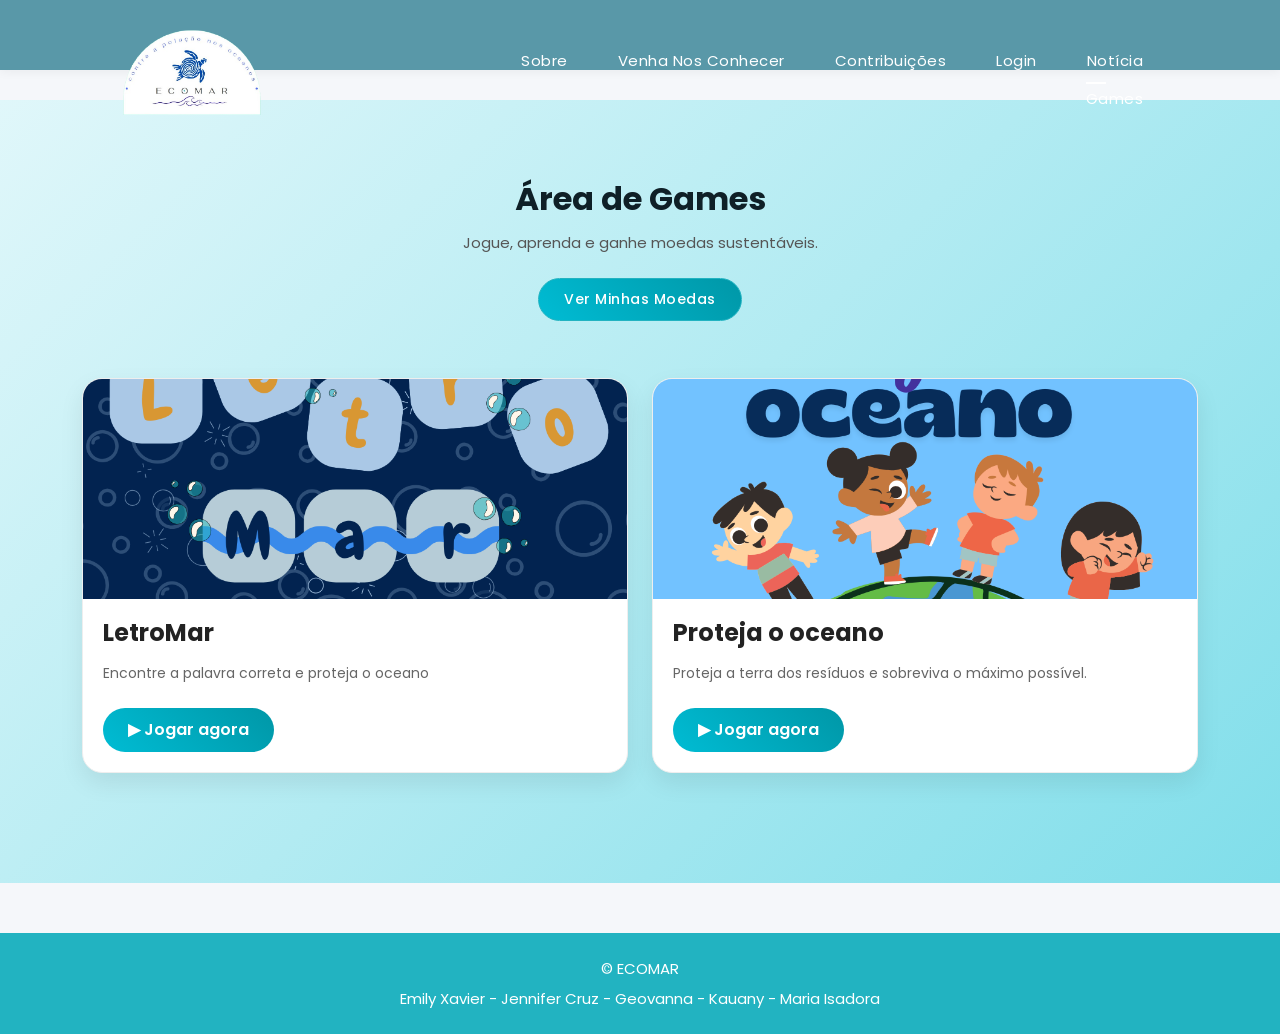
<file: Games.html>
<!DOCTYPE html>
<html lang="pt-br">

<head>

  <meta charset="utf-8">
  <meta name="viewport" content="width=device-width, initial-scale=1">

  <title>ECOMAR - Games</title>

  <!-- Google Font -->
  <link href="https://fonts.googleapis.com/css2?family=Poppins:wght@300;400;500;600;700&display=swap" rel="stylesheet">

  <!-- Bootstrap -->
  <link href="vendor/bootstrap/css/bootstrap.min.css" rel="stylesheet">

  <!-- CSS -->
  <link rel="stylesheet" href="assets/css/ecomarcssoficial.css">

</head>

<body>

  <!-- HEADER -->
  <header class="header-area header-sticky">
    <div class="container">
      <nav class="main-nav d-flex justify-content-between align-items-center">

        <a href="index.html" class="logo">
          <img src="img/logo.png" alt="">
        </a>

        <ul class="nav">
          <li><a href="sobre.html">Sobre</a></li>
          <li><a href="venhanosconhecer.html">Venha nos conhecer</a></li>
          <li><a href="contribuir.html">Contribuições</a></li>
          <li><a href="login.html">Login</a></li>
          <li><a href="noticia.html">Notícia</a></li>
          <li><a href="Games.html" class="active">Games</a></li>
        </ul>

      </nav>
    </div>
  </header>

  <!-- ESPAÇO HEADER -->
  <div style="height:100px;"></div>

  <!-- SECTION GAMES -->
  <div class="games-section">

    <div class="container text-center">
      <h2 class="titulo-games">Área de Games</h2>
      <p class="subtitulo-games">Jogue, aprenda e ganhe moedas sustentáveis.</p>

      <div class="main-button" style="margin-top:20px;">
        <a href="lojamoedas.html">Ver minhas moedas</a>
      </div>
    </div>

    <div class="container" style="margin-top:50px;">
      <div class="row">

        <!-- GAME 1 -->
        <div class="col-lg-6">
          <div class="game-card">

            <div class="game-img">
              <img src="imggames/capaletromar.png" alt="">
            </div>

            <div class="game-content">
              <h4>LetroMar</h4>
              <p>Encontre a palavra correta e proteja o oceano</p>

              <a href="LetroMar.html" class="play-btn">▶ Jogar agora</a>
            </div>

          </div>
        </div>

        <!-- GAME 2 RISE UP A CONFIGURAR -->
        <div class="col-lg-6">
          <div class="game-card">

            <div class="game-img">
              <img src="imggames/capaprotejaooceano.png" alt="">
            </div>

            <div class="game-content">
              <h4>Proteja o oceano</h4>
              <p>Proteja a terra dos resíduos e sobreviva o máximo possível.</p>

              <a href="riseup.html" class="play-btn">▶ Jogar agora</a>
            </div>

          </div>
        </div>

      </div>
    </div>

  </div>


  <!-- FOOTER -->
  <footer style="margin-top:50px; padding:20px 0;">
    <div class="container text-center">
      <p>
        © ECOMAR <br>
        Emily Xavier - Jennifer Cruz - Geovanna - Kauany - Maria Isadora
      </p>
    </div>
  </footer>

  <!-- SCRIPTS -->
  <script src="vendor/jquery/jquery.min.js"></script>
  <script src="vendor/bootstrap/js/bootstrap.min.js"></script>

</body>
</html>
</file>
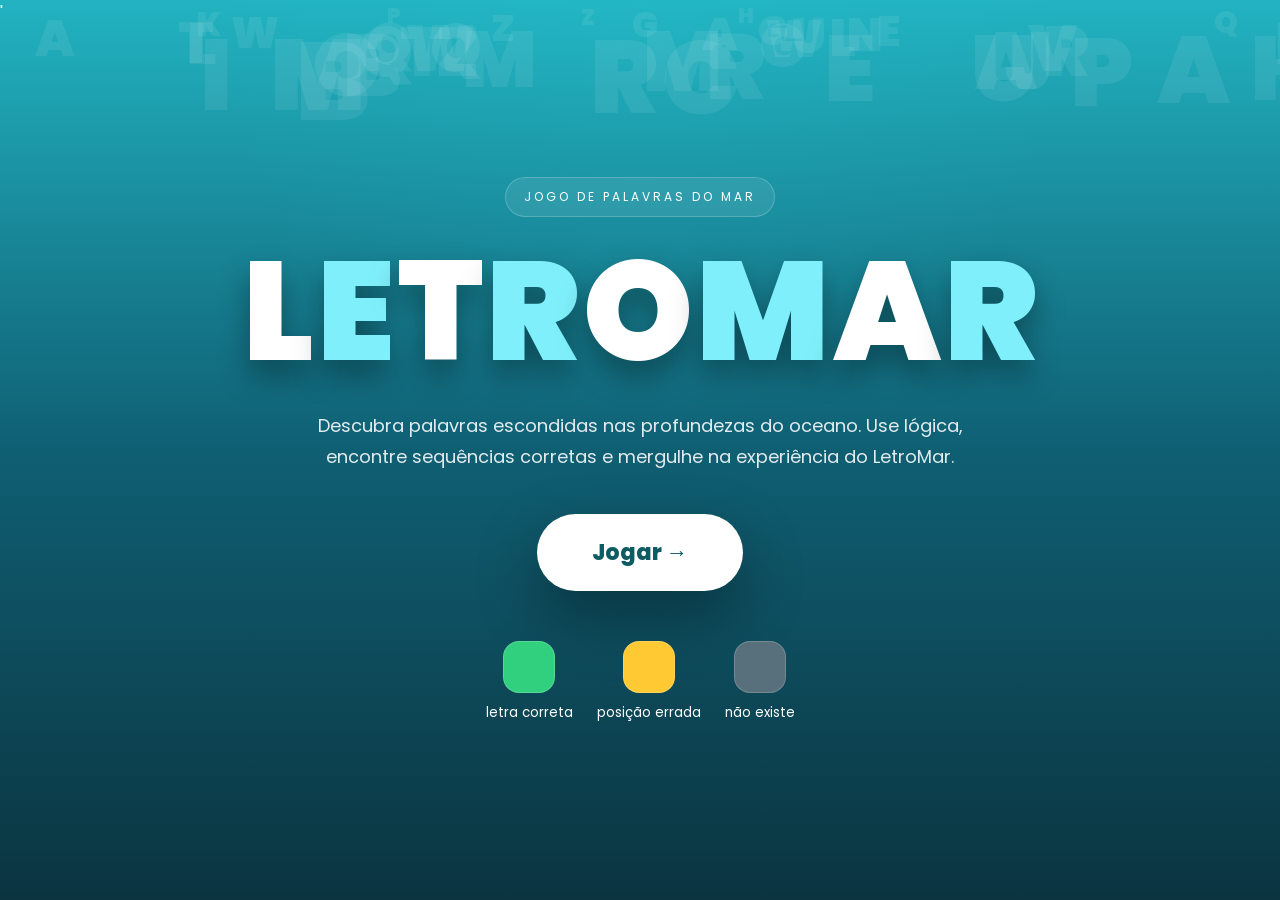
<file: LetroMar.html>
'

<!DOCTYPE html>
<html lang="pt-BR">
<head>
<meta charset="UTF-8" />
<meta name="viewport" content="width=device-width, initial-scale=1.0"/>

<title>LetroMar</title>

<link href="https://fonts.googleapis.com/css2?family=Poppins:wght@400;500;700;800;900&display=swap" rel="stylesheet">

<style>

:root{
  --ocean-1:#0b3440;
  --ocean-2:#0f5f73;
  --ocean-3:#22b3c1;

  --tile-correct:#31d07f;
  --tile-present:#ffc933;
  --tile-absent:#58707b;

  --glass:rgba(255,255,255,.08);
  --glass-border:rgba(255,255,255,.14);
}

*{
  margin:0;
  padding:0;
  box-sizing:border-box;
  font-family:"Poppins",sans-serif;
}

body{
  overflow:hidden;
  background:
  radial-gradient(circle at top,#27d0dc22,transparent 40%),
  linear-gradient(180deg,var(--ocean-3),var(--ocean-2),var(--ocean-1));
  color:white;
}

/* ========================================================= */
/* START SCREEN */
/* ========================================================= */

#startScreen{
  position:fixed;
  inset:0;
  display:flex;
  align-items:center;
  justify-content:center;
  overflow:hidden;
}

.bgLetters{
  position:absolute;
  inset:0;
  overflow:hidden;
}

.bgLetter{
  position:absolute;
  color:rgba(255,255,255,.08);
  font-weight:900;
  animation:rise linear infinite;
  user-select:none;
}

@keyframes rise{
  from{
    transform:translateY(120vh) rotate(0deg);
    opacity:0;
  }
  10%{opacity:.4;}
  90%{opacity:.15;}
  to{
    transform:translateY(-140vh) rotate(360deg);
    opacity:0;
  }
}

.startContent{
  position:relative;
  z-index:2;
  display:flex;
  flex-direction:column;
  align-items:center;
  text-align:center;
  padding:20px;
}

.badge{
  padding:10px 18px;
  border-radius:999px;
  border:1px solid rgba(255,255,255,.2);
  background:rgba(255,255,255,.09);
  backdrop-filter:blur(10px);
  font-size:12px;
  letter-spacing:.25em;
  text-transform:uppercase;
  margin-bottom:24px;
  animation:fadeUp .7s ease both;
}


.logo{
  display:flex;
  flex-wrap:wrap;
  justify-content:center;
  gap:3px;
}

.logo span{
  font-size:clamp(58px,12vw,140px);
  font-weight:900;
  line-height:1;
  display:inline-block;
  text-shadow:0 15px 30px rgba(0,0,0,.35);
  will-change:transform;
}

.logo span:nth-child(odd){
  color:white;
}

.logo span:nth-child(even){
  color:#7ff0fb;
}

.subtitle{
  margin-top:30px;
  max-width:650px;
  line-height:1.7;
  font-size:18px;
  color:rgba(255,255,255,.88);
  animation:fadeUp .8s ease .4s both;
}

.playBtn{
  margin-top:42px;
  border:none;
  cursor:pointer;
  position:relative;
  overflow:hidden;
  padding:22px 55px;
  border-radius:999px;
  background:white;
  color:#0d5c63;
  font-size:22px;
  font-weight:800;
  transition:.3s;
  box-shadow:0 25px 60px rgba(0,0,0,.35);
  animation:fadeUp .8s ease .7s both;
}

.playBtn:hover{
  transform:translateY(-4px) scale(1.03);
}

.playBtn::before{
  content:"";
  position:absolute;
  inset:0;
  background:linear-gradient(
    120deg,
    transparent,
    rgba(255,255,255,.7),
    transparent
  );
  transform:translateX(-100%);
  transition:1s;
}

.playBtn:hover::before{
  transform:translateX(100%);
}

.tips{
  margin-top:50px;
  display:flex;
  gap:24px;
  flex-wrap:wrap;
  justify-content:center;
}

.tip{
  display:flex;
  flex-direction:column;
  align-items:center;
  gap:10px;
}

.tipBox{
  width:52px;
  height:52px;
  border-radius:16px;
  border:1px solid rgba(255,255,255,.18);
}

.fade{
  animation:fadeUp .8s ease both;
}

@keyframes fadeUp{
  from{
    opacity:0;
    transform:translateY(40px);
  }
  to{
    opacity:1;
    transform:none;
  }
}

/* ========================================================= */
/* GAME */
/* ========================================================= */

#gameScreen{
  display:none;
  min-height:100vh;
  padding:24px;
}

.gameWrap{
  max-width:1000px;
  margin:auto;
}

.topBar{
  display:flex;
  justify-content:space-between;
  align-items:center;
  gap:12px;
  margin-bottom:30px;
}

.glassCard{
  background:var(--glass);
  border:1px solid var(--glass-border);
  backdrop-filter:blur(14px);
  border-radius:24px;
  padding:14px 20px;
  box-shadow:0 10px 30px rgba(0,0,0,.2);
  display:flex;
  align-items:center;
  gap:12px;
  font-weight:700;
}

.backBtn{
  cursor:pointer;
  transition:.25s;
}

.backBtn:hover{
  transform:translateX(-4px);
}

.hint{
  background:rgba(255,255,255,.08);
  border:1px solid rgba(255,255,255,.12);
  padding:28px;
  border-radius:28px;
  font-size:20px;
  line-height:1.7;
  backdrop-filter:blur(12px);
}

.grid{
  margin-top:28px;
  display:flex;
  flex-direction:column;
  gap:14px;
}

.row{
  display:flex;
  justify-content:center;
  flex-wrap:wrap;
}

.tile{
  width:64px;
  height:64px;
  margin:3px;
  border-radius:18px;
  display:flex;
  align-items:center;
  justify-content:center;
  font-size:28px;
  font-weight:900;
  text-transform:uppercase;

  background:rgba(255,255,255,.09);
  border:2px solid rgba(255,255,255,.12);

  transition:
  transform .25s,
  background .25s,
  border-radius .25s,
  margin .25s,
  box-shadow .25s;
}

.tile.correct{
  background:var(--tile-correct);
  border-color:transparent;
  color:white;
  box-shadow:
  0 0 0 1px rgba(255,255,255,.15),
  0 10px 25px rgba(49,208,127,.45);
}

.tile.present{
  background:var(--tile-present);
  color:#2d2500;
  border-color:transparent;
}

.tile.absent{
  background:var(--tile-absent);
  opacity:.7;
  border-color:transparent;
}

.tile.pop{
  animation:pop .28s ease;
}

@keyframes pop{
  0%{transform:scale(.7);}
  70%{transform:scale(1.08);}
  100%{transform:scale(1);}
}

.inputWrap{
  margin-top:30px;
  display:flex;
  flex-direction:column;
  align-items:center;
  gap:18px;
}

input{
  width:min(92%,450px);
  padding:18px;
  border:none;
  outline:none;
  border-radius:22px;
  text-align:center;
  font-size:22px;
  text-transform:uppercase;
  background:rgba(255,255,255,.92);
  color:#0d5c63;
  font-weight:700;
}

.submitBtn{
  border:none;
  cursor:pointer;
  padding:16px 42px;
  border-radius:999px;
  background:white;
  color:#0d5c63;
  font-size:18px;
  font-weight:800;
  transition:.25s;
}

.submitBtn:hover{
  transform:translateY(-3px);
}

.keyboard{
  margin-top:32px;
  display:flex;
  flex-wrap:wrap;
  justify-content:center;
  gap:10px;
}

.key{
  width:48px;
  height:56px;
  border:none;
  border-radius:16px;
  background:rgba(255,255,255,.92);
  color:#0d5c63;
  font-weight:800;
  cursor:pointer;
  transition:.2s;
}

.key:hover{
  transform:translateY(-2px);
}

.key.large{
  width:82px;
}

.message{
  margin-top:10px;
  min-height:24px;
  font-weight:600;
}

@media(max-width:700px){

  .tile{
    width:48px;
    height:48px;
    font-size:22px;
  }

  .key{
    width:38px;
    height:48px;
  }

  .logo span{
    font-size:64px;
  }

}
@keyframes floatSoft1{
  0%{transform:translateY(0px) rotate(0deg);}
  25%{transform:translateY(-10px) rotate(1deg);}
  50%{transform:translateY(5px) rotate(-1deg);}
  75%{transform:translateY(-6px) rotate(.5deg);}
  100%{transform:translateY(0px) rotate(0deg);}
}

@keyframes floatSoft2{
  0%{transform:translateY(0px) rotate(0deg);}
  20%{transform:translateY(8px) rotate(-1deg);}
  50%{transform:translateY(-12px) rotate(1deg);}
  80%{transform:translateY(6px) rotate(-.5deg);}
  100%{transform:translateY(0px) rotate(0deg);}
}

@keyframes floatSoft3{
  0%{transform:translateY(0px);}
  30%{transform:translateY(-14px) rotate(1deg);}
  60%{transform:translateY(4px) rotate(-1deg);}
  100%{transform:translateY(0px);}
}

</style>
</head>
<body>


<!-- ====================================================== -->
<!-- START -->
<!-- ====================================================== -->

<section id="startScreen">

  <div class="bgLetters" id="bgLetters"></div>

  <div class="startContent">

    <div class="badge">
      JOGO DE PALAVRAS DO MAR
    </div>

    <div class="logo" id="logo"></div>

    <div class="subtitle">
      Descubra palavras escondidas nas profundezas do oceano.
      Use lógica, encontre sequências corretas e mergulhe na experiência do LetroMar.
    </div>

    <button class="playBtn" onclick="startGame()">
      Jogar →
    </button>

    <div class="tips">

      <div class="tip fade" style="animation-delay:.9s">
        <div class="tipBox" style="background:var(--tile-correct)"></div>
        <small>letra correta</small>
      </div>

      <div class="tip fade" style="animation-delay:1s">
        <div class="tipBox" style="background:var(--tile-present)"></div>
        <small>posição errada</small>
      </div>

      <div class="tip fade" style="animation-delay:1.1s">
        <div class="tipBox" style="background:var(--tile-absent)"></div>
        <small>não existe</small>
      </div>

    </div>

  </div>

</section>

<!-- ====================================================== -->
<!-- GAME -->
<!-- ====================================================== -->


<section id="gameScreen">

  <div class="gameWrap">

    <div class="topBar">

      <div class="glassCard backBtn" onclick="goHome()">
        ← Voltar
      </div>

      <div class="glassCard">
        Pontos:
        <span id="score">0</span>
      </div>

    </div>

    <div class="hint" id="hint"></div>

    <div class="grid" id="grid"></div>

    <div class="inputWrap">

      <input
        id="guessInput"
        maxlength="10"
        placeholder="Digite uma palavra"
      />

      <button class="submitBtn" onclick="submitGuess()">
        Enviar
      </button>

      <div class="message" id="message"></div>

    </div>

    <div class="keyboard" id="keyboard"></div>

  </div>

</section>

<script>
/* ========================================================= */
/* FLOATING TITLE */
/* ========================================================= */


const logo = document.getElementById("logo");
const word = "LETROMAR";


word.split("").forEach((l,i)=>{

  const span = document.createElement("span");

  span.innerText = l;

  const animations = [
    "floatSoft1",
    "floatSoft2",
    "floatSoft3"
  ];

  const anim =
  animations[
    Math.floor(Math.random()*animations.length)
  ];

  const duration =
  3 + Math.random()*3;

  const delay =
  Math.random()*2;

  span.style.animation = `
  ${anim}
  ${duration}s
  ease-in-out
  ${delay}s
  infinite
  `;

  logo.appendChild(span);

});

/* ========================================================= */
/* BACKGROUND LETTERS */
/* ========================================================= */

const bg = document.getElementById("bgLetters");
const letters = "ABCDEFGHIJKLMNOPQRSTUVWXYZ";

for(let i=0;i<45;i++){

  const div = document.createElement("div");

  div.className = "bgLetter";
  div.innerText = letters[Math.floor(Math.random()*letters.length)];

  div.style.left = Math.random()*100+"vw";
  div.style.fontSize = 20 + Math.random()*90+"px";

  div.style.animationDuration = 10 + Math.random()*20+"s";
  div.style.animationDelay = Math.random()*8+"s";

  bg.appendChild(div);

}

/* ========================================================= */
/* DATA */
/* ========================================================= */
const phases = [
{
hint:"Mamífero gigante dos oceanos",
answer:"BALEIA"
},
{
hint:"Predador marinho cartilaginoso",
answer:"TUBARAO"
},
{
hint:"Molusco inteligente com tentáculos",
answer:"POLVO"
},
{
hint:"Estrutura colorida dos recifes",
answer:"CORAL"
},
{
hint:"Peixe famoso por viver entre anêmonas",
answer:"PALHACO"
},
{
hint:"Mamífero marinho conhecido pela inteligência",
answer:"GOLFINHO"
},
{
hint:"Animal marinho protegido por casco",
answer:"TARTARUGA"
},
{
hint:"Grande ecossistema que cobre boa parte da Terra",
answer:"OCEANO"
},
{
hint:"Fenômeno causado pela movimentação da Lua",
answer:"MARE"
},
{
hint:"Vegetação aquática essencial para o oceano",
answer:"ALGAS"
},
{
hint:"Animal gelatinoso com tentáculos urticantes",
answer:"AGUAVIVA"
},
{
hint:"Ave marinha típica das regiões frias",
answer:"PINGUIM"
},
{
hint:"Mamífero marinho com grandes presas",
answer:"MORSA"
},
{
hint:"Local onde barcos e navios atracam",
answer:"PORTO"
},
{
hint:"Instrumento usado para navegação",
answer:"BUSSOLA"
},
{
hint:"Grande quantidade de sal presente na água do mar",
answer:"SALINIDADE"
},
{
hint:"Movimento contínuo das águas oceânicas",
answer:"CORRENTE"
},
{
hint:"Ilha cercada completamente por água",
answer:"ARQUIPELAGO"
},
{
hint:"Material descartado que polui praias e mares",
answer:"PLASTICO"
},
{
hint:"Processo de reaproveitamento de resíduos",
answer:"RECICLAGEM"
},
{
hint:"Desequilíbrio ambiental causado por contaminantes",
answer:"POLUICAO"
},
{
hint:"Substância derramada que causa danos ambientais no mar",
answer:"PETROLEO"
},
{
hint:"Ecossistema costeiro rico em biodiversidade",
answer:"MANGUE"
},
{
hint:"Energia produzida pelo movimento das marés",
answer:"MAREMOTRIZ"
},
{
hint:"Depósito de areia no fundo do mar ou rios",
answer:"SEDIMENTO"
},
{
hint:"Objeto muito encontrado como lixo em praias",
answer:"GARRAFA"
},
{
hint:"Conjunto de seres vivos marinhos microscópicos",
answer:"PLANCTON"
},
{
hint:"Pequeno crustáceo encontrado em águas salgadas",
answer:"CAMARAO"
},
{
hint:"Animal marinho com cinco braços",
answer:"ESTRELA"
},
{
hint:"Animal espinhoso encontrado em recifes",
answer:"OURICO"
},
{
hint:"Animal marinho capaz de produzir tinta",
answer:"LULA"
},
{
hint:"Barco pequeno usado para pesca",
answer:"CANOA"
},
{
hint:"Área de areia próxima ao mar",
answer:"PRAIA"
},
{
hint:"Camada azul que cobre a maior parte do planeta",
answer:"MAR"
},
{
hint:"Conjunto de ondas fortes no oceano",
answer:"RESSACA"
},
{
hint:"Grande onda causada por terremotos submarinos",
answer:"TSUNAMI"
},
{
hint:"Formação natural de gelo encontrada nos mares polares",
answer:"ICEBERG"
},
{
hint:"Animal marinho conhecido pelo canto",
answer:"BALEIA"
},
{
hint:"Fenômeno de aquecimento dos oceanos e do planeta",
answer:"CLIMA"
},
{
hint:"Pessoa que mergulha profissionalmente",
answer:"MERGULHADOR"
}
];
let current = 0;
let score = 0;

/* ========================================================= */
/* ELEMENTS */
/* ========================================================= */

const startScreen = document.getElementById("startScreen");
const gameScreen = document.getElementById("gameScreen");

const hintEl = document.getElementById("hint");
const gridEl = document.getElementById("grid");
const inputEl = document.getElementById("guessInput");
const keyboardEl = document.getElementById("keyboard");
const messageEl = document.getElementById("message");

/* ========================================================= */
/* FUNCTIONS */
/* ========================================================= */

function normalize(word){
  return word
  .toUpperCase()
  .normalize("NFD")
  .replace(/[\u0300-\u036f]/g,"");
}

function startGame(){

  startScreen.style.display = "none";
  gameScreen.style.display = "block";

  createKeyboard();
  loadPhase();

}

function goHome(){

  gameScreen.style.display = "none";
  startScreen.style.display = "flex";

}

function loadPhase(){

  gridEl.innerHTML = "";

  const phase = phases[current];

  hintEl.innerHTML = `
   ${phase.hint}
  `;

  inputEl.value = "";
  messageEl.innerText = "";

}

function createKeyboard(){

  keyboardEl.innerHTML = "";

  const keys = "QWERTYUIOPASDFGHJKLZXCVBNM";

  keys.split("").forEach(letter=>{

    const btn = document.createElement("button");

    btn.className = "key";
    btn.innerText = letter;

    btn.onclick = ()=>{

      if(inputEl.value.length < 10){
        inputEl.value += letter;
      }

    };

    keyboardEl.appendChild(btn);

  });

  const del = document.createElement("button");

  del.className = "key large";
  del.innerText = "⌫";

  del.onclick = ()=>{
    inputEl.value = inputEl.value.slice(0,-1);
  };

  keyboardEl.appendChild(del);

}

/* ========================================================= */
/* LETROSO STRUCTURE */
/* ========================================================= */

function createRow(guess,answer){

  const row = document.createElement("div");
  row.className = "row";

  const result = Array(guess.length).fill("absent");

  const used = Array(answer.length).fill(false);

  /* ===================================== */
  /* GREEN */
  /* ===================================== */

  for(let i=0;i<guess.length;i++){

    if(i < answer.length && guess[i] === answer[i]){

      result[i] = "correct";
      used[i] = true;

    }

  }

  /* ===================================== */
  /* YELLOW */
  /* ===================================== */

  for(let i=0;i<guess.length;i++){

    if(result[i] !== "correct"){

      for(let j=0;j<answer.length;j++){

        if(!used[j] && guess[i] === answer[j]){

          result[i] = "present";
          used[j] = true;
          break;

        }

      }

    }

  }

  /* ===================================== */
  /* STRUCTURAL BLOCKS */
  /* ===================================== */

  const blockMap = Array(guess.length).fill(-1);

  let blockId = 0;

  for(let start=0;start<guess.length;start++){

    let best = 0;

    for(let len=guess.length-start;len>=2;len--){

      const segment = guess.slice(start,start+len);

      if(answer.includes(segment)){

        best = len;
        break;

      }

    }

    if(best >= 2){

      let can = true;

      for(let k=start;k<start+best;k++){

        if(blockMap[k] !== -1){
          can = false;
          break;
        }

      }

      if(can){

        for(let k=start;k<start+best;k++){

          blockMap[k] = blockId;

        }

        blockId++;

      }

    }

  }

  /* ===================================== */
  /* RENDER */
  /* ===================================== */

  for(let i=0;i<guess.length;i++){

    const tile = document.createElement("div");

    tile.className = `
    tile
    ${result[i]}
    pop
    `;

    tile.style.animationDelay = `${i*70}ms`;

    tile.innerText = guess[i];

    const block = blockMap[i];

    const left =
    i>0 &&
    blockMap[i-1] === block &&
    block !== -1;

    const right =
    i<guess.length-1 &&
    blockMap[i+1] === block &&
    block !== -1;

    /* CONNECT */

    if(block !== -1){

      if(left){

        tile.style.marginLeft = "-8px";
        tile.style.borderTopLeftRadius = "8px";
        tile.style.borderBottomLeftRadius = "8px";

      }

      if(right){

        tile.style.marginRight = "-8px";
        tile.style.borderTopRightRadius = "8px";
        tile.style.borderBottomRightRadius = "8px";

      }

      if(left && right){

        tile.style.borderRadius = "8px";

      }

    }

    /* CAPSULE START */

    if(
      i === 0 &&
      guess[i] === answer[0]
    ){

      tile.style.borderTopLeftRadius = "28px";
      tile.style.borderBottomLeftRadius = "28px";

    }

    /* CAPSULE END */

    if(
      i === guess.length-1 &&
      guess[i] === answer[answer.length-1]
    ){

      tile.style.borderTopRightRadius = "28px";
      tile.style.borderBottomRightRadius = "28px";

    }

    row.appendChild(tile);

  }

  gridEl.appendChild(row);

}

/* ========================================================= */
/* KEYBOARD FEEDBACK */
/* ========================================================= */

function updateKeyboard(guess,answer){

  document.querySelectorAll(".key").forEach(btn=>{

    const letter = btn.innerText;

    if(letter === "⌫") return;

    if(guess.includes(letter)){

      if(answer.includes(letter)){

        btn.style.background = "var(--tile-correct)";
        btn.style.color = "white";

      }else{

        btn.style.background = "var(--tile-absent)";
        btn.style.color = "white";

      }

    }

  });

}

/* ========================================================= */
/* SUBMIT */
/* ========================================================= */

function submitGuess(){

  const answer = phases[current].answer;

  const guess = normalize(inputEl.value);

  if(!guess){

    messageEl.innerText = "Digite uma palavra.";
    return;

  }

  createRow(guess,answer);

  updateKeyboard(guess,answer);

  if(guess === answer){

    score++;

    document.getElementById("score").innerText = score;

    messageEl.innerText = "Correto!";
    

    setTimeout(()=>{

      current++;

      if(current >= phases.length){

        hintEl.innerHTML = `
         Você concluiu o LetroMar!
        `;

        keyboardEl.style.display = "none";

      }else{

        loadPhase();

      }

    },1200);

  }else{

    messageEl.innerText = "Continue tentando.";

  }

  inputEl.value = "";

}

inputEl.addEventListener("keydown",(e)=>{

  if(e.key === "Enter"){
    submitGuess();
  }

});


</script>

</body>
</html>
</file>
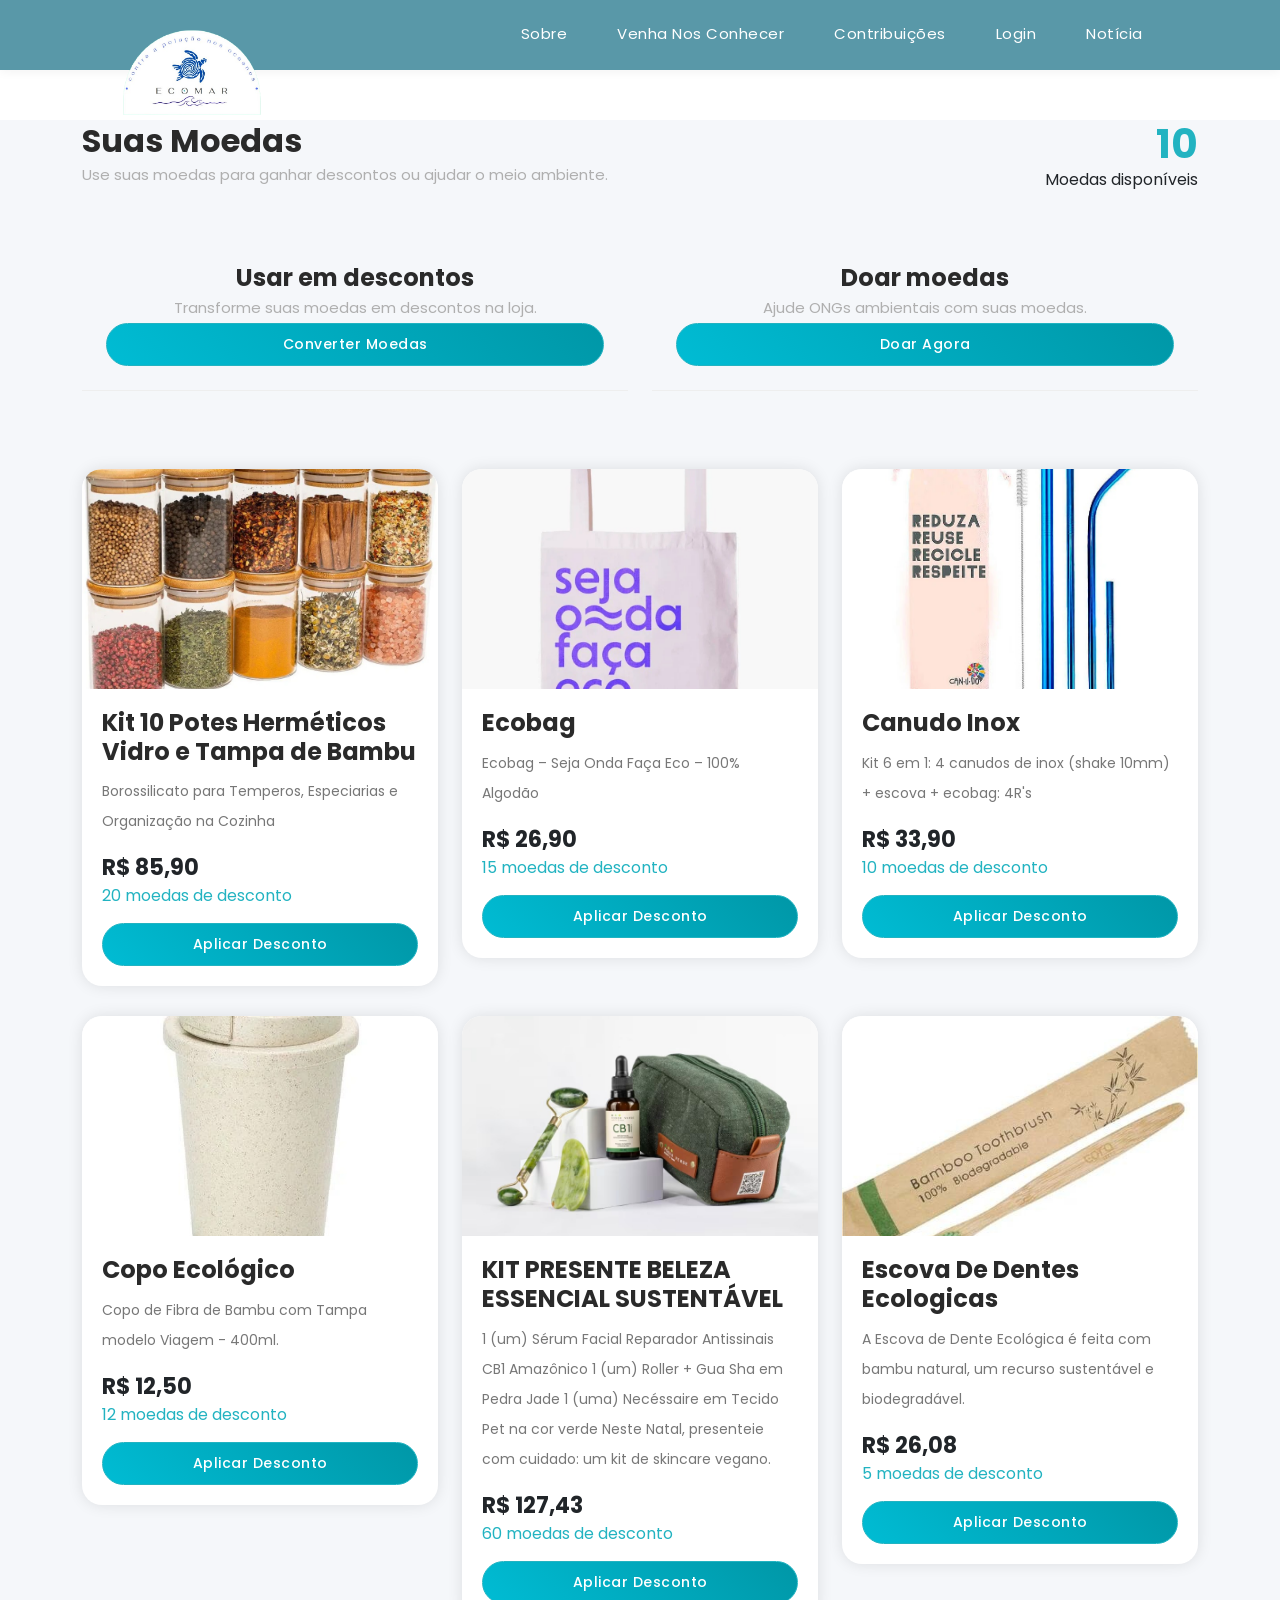
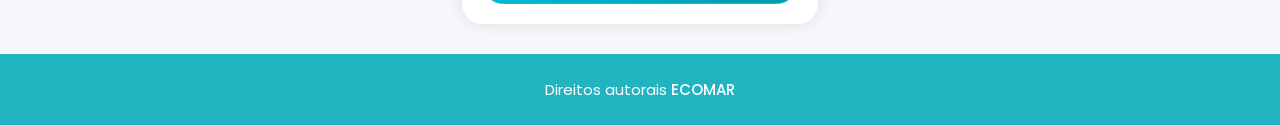
<file: lojamoedas.html>
<!DOCTYPE html>
<html lang="pt-br">

<head>

  <meta charset="utf-8">
  <meta name="viewport" content="width=device-width, initial-scale=1">

  <title>Moedas - ECOMAR</title>

  <!-- Bootstrap -->
  <link href="vendor/bootstrap/css/bootstrap.min.css" rel="stylesheet">

  <!-- CSS DO SITE -->
  <link rel="stylesheet" href="assets/css/fontawesome.css">
  <link rel="stylesheet" href="assets/css/ecomarcssoficial.css">

  <style>

    /* PRODUTO ESTILO E-COMMERCE */
    .produto-card {
      background: #fff;
      border-radius: 20px;
      overflow: hidden;
      box-shadow: 0 0 15px rgba(0,0,0,0.1);
      margin-bottom: 30px;
      transition: 0.3s;
    }

    .produto-card:hover {
      transform: translateY(-8px);
    }

    .produto-card img {
      width: 100%;
      height: 220px;
      object-fit: cover;
    }

    .produto-info {
      padding: 20px;
    }

    .produto-info h4 {
      margin-bottom: 10px;
    }

    .desc {
      font-size: 14px;
      color: #777;
      margin-bottom: 15px;
    }

    .preco {
      font-size: 22px;
      font-weight: bold;
    }

    .desconto {
      color: #22b3c1;
      margin-bottom: 15px;
    }

    .main-button a {
      display: block;
      text-align: center;
    }

  </style>

</head>

<body>

<!-- HEADER -->
<header class="header-area header-sticky">
  <div class="container">
    <div class="row">
      <div class="col-12">
        <nav class="main-nav">

          <a href="index.html" class="logo">
            <img src="img/logo.png" alt="">
          </a>

          <ul class="nav">
            <li><a href="sobre.html">Sobre</a></li>
            <li><a href="venhanosconhecer.html">Venha nos conhecer</a></li>
            <li><a href="contribuir.html">Contribuições</a></li>
            <li><a href="login.html">Login</a></li>
            <li><a href="noticia.html">Notícia</a></li>
            <li><a href="Games.html">Games</a></li>
          </ul>

        </nav>
      </div>
    </div>
  </div>
</header>

<!-- CONTEÚDO -->
<div class="visit-country" style="margin-top:120px;">
  <div class="container">

    <!-- MOEDAS -->
    <div class="row align-items-center mb-5">

      <div class="col-lg-6">
        <h2>Suas Moedas</h2>
        <p>Use suas moedas para ganhar descontos ou ajudar o meio ambiente.</p>
      </div>

      <div class="col-lg-6 text-end">
        <h1 style="color:#22b3c1;"> 10</h1>
        <span>Moedas disponíveis</span>
      </div>

    </div>

    <!-- AÇÕES -->
    <div class="row mb-5">

      <div class="col-lg-6">
        <div class="item text-center p-4">
          <h4>Usar em descontos</h4>
          <p>Transforme suas moedas em descontos na loja.</p>
          <div class="main-button">
            <a href="login.html">Converter moedas</a>
          </div>
        </div>
      </div>

      <div class="col-lg-6">
        <div class="item text-center p-4">
          <h4> Doar moedas</h4>
          <p>Ajude ONGs ambientais com suas moedas.</p>
          <div class="main-button">
            <a href="contribuir.html">Doar agora</a>
          </div>
        </div>
      </div>

    </div>

    <!-- PRODUTOS -->
    <div class="row">

      <!-- PRODUTO 1 -->
      <div class="col-lg-4 col-md-6">
        <div class="produto-card">
          <img src="imgloja/pote.jpg">
          <div class="produto-info">
            <h4>Kit 10 Potes Herméticos Vidro e Tampa de Bambu</h4>
            <p class="desc">Borossilicato para Temperos, Especiarias e Organização na Cozinha</p>
            <div class="preco">R$ 85,90</div>
            <div class="desconto"> 20 moedas de desconto</div>
            <div class="main-button">
              <a href="https://www.amazon.com.br/Herm%C3%A9ticos-Borossilicato-Temperos-Especiarias-Organiza%C3%A7%C3%A3o/dp/B0GQR5W3HQ">Aplicar desconto</a>
            </div>
          </div>
        </div>
      </div>

      <!-- PRODUTO 2 -->
      <div class="col-lg-4 col-md-6">
        <div class="produto-card">
          <img src="imgloja/ecobag.jpg">
          <div class="produto-info">
            <h4>Ecobag</h4>
            <p class="desc">Ecobag – Seja Onda Faça Eco – 100% Algodão</p>
            <div class="preco">R$ 26,90</div>
            <div class="desconto"> 15 moedas de desconto</div>
            <div class="main-button">
              <a href="https://www.ondaeco.com.br/produto/ecobag-seja-onda-faca-eco-100-algodao-17?srsltid=AfmBOoqfS9hxZKJDf2M4y-tOTHEyED4nQjcWgbc_tlzX2KTG_Kw9S35NgtE">Aplicar desconto</a>
            </div>
          </div>
        </div>
      </div>

      <!-- PRODUTO 3 -->
      <div class="col-lg-4 col-md-6">
        <div class="produto-card">
          <img src="imgloja/canudo.jpg">
          <div class="produto-info">
            <h4>Canudo Inox</h4>
            <p class="desc">Kit 6 em 1: 4 canudos de inox (shake 10mm) + escova + ecobag: 4R's</p>
            <div class="preco">R$ 33,90</div>
            <div class="desconto"> 10 moedas de desconto</div>
            <div class="main-button">
              <a href="https://www.canu.do/cog3cnyjl-kit-6-em-1-4-canudos-de-inox-shake-10mm-escova-ecobag-4rs?utm_source=Site&utm_medium=GoogleMerchant&utm_campaign=GoogleMerchant&sku=KITC61S10RRPE">Aplicar desconto</a>
            </div>
          </div>
        </div>
      </div>

      <!-- PRODUTO 4 -->
      <div class="col-lg-4 col-md-6">
        <div class="produto-card">
          <img src="imgloja/copo.jpeg">
          <div class="produto-info">
            <h4>Copo Ecológico</h4>
            <p class="desc">Copo de Fibra de Bambu com Tampa modelo Viagem - 400ml.</p>
            <div class="preco">R$ 12,50</div>
            <div class="desconto"> 12 moedas de desconto</div>
            <div class="main-button">
              <a href="https://www.socd.com.br/copo-fibra-bambu-tampa-viagem-400ml-dtf/p?srsltid=AfmBOorTjfN47y0tkUq1DmkKd7v69CZ9A7GmYv3av7uwqgyFu9RHGm4JlwA#idsku=11902">Aplicar desconto</a>
            </div>
          </div>
        </div>
      </div>

      <!-- PRODUTO 5 -->
      <div class="col-lg-4 col-md-6">
        <div class="produto-card">
          <img src="imgloja/kit.jpg">
          <div class="produto-info">
            <h4>KIT PRESENTE BELEZA ESSENCIAL SUSTENTÁVEL</h4>
            <p class="desc">1 (um) Sérum Facial Reparador Antissinais CB1 Amazônico 1 (um) Roller + Gua Sha em Pedra Jade 1 (uma) Necéssaire em Tecido Pet na cor verde

Neste Natal, presenteie com cuidado: um kit de skincare vegano.</p>
            <div class="preco">R$ 127,43</div>
            <div class="desconto"> 60 moedas de desconto</div>
            <div class="main-button">
              <a href="https://www.belezanaweb.com.br/mp322856-kit-presente-natal-essencial-sustentavel/">Aplicar desconto</a>
            </div>
          </div>
        </div>
      </div>

      <!-- PRODUTO 6 -->
      <div class="col-lg-4 col-md-6">
        <div class="produto-card">
          <img src="imgloja/escova.jpg">
          <div class="produto-info">
            <h4>Escova De Dentes Ecologicas</h4>
            <p class="desc">A Escova de Dente Ecológica é feita com bambu natural, um recurso sustentável e biodegradável.</p>
            <div class="preco">R$ 26,08</div>
            <div class="desconto"> 5 moedas de desconto</div>
            <div class="main-button">
              <a href="https://www.extra.com.br/escova-de-dentes-ecologicas/p/1570471145?utm_medium=cpc&utm_source=google_freelisting&IdSku=1570471145&idLojista=230770&tipoLojista=3P">Aplicar desconto</a>
            </div>
          </div>
        </div>
      </div>

    </div>

  </div>
</div>

<!-- FOOTER -->
<footer>
  <div class="container">
    <div class="row">
      <div class="col-lg-12">
        <p>Direitos autorais <a href="#">ECOMAR</a></p>
      </div>
    </div>
  </div>
</footer>

<!-- SCRIPTS -->
<script src="vendor/jquery/jquery.min.js"></script>
<script src="vendor/bootstrap/js/bootstrap.min.js"></script>

</body>
</html>
</file>
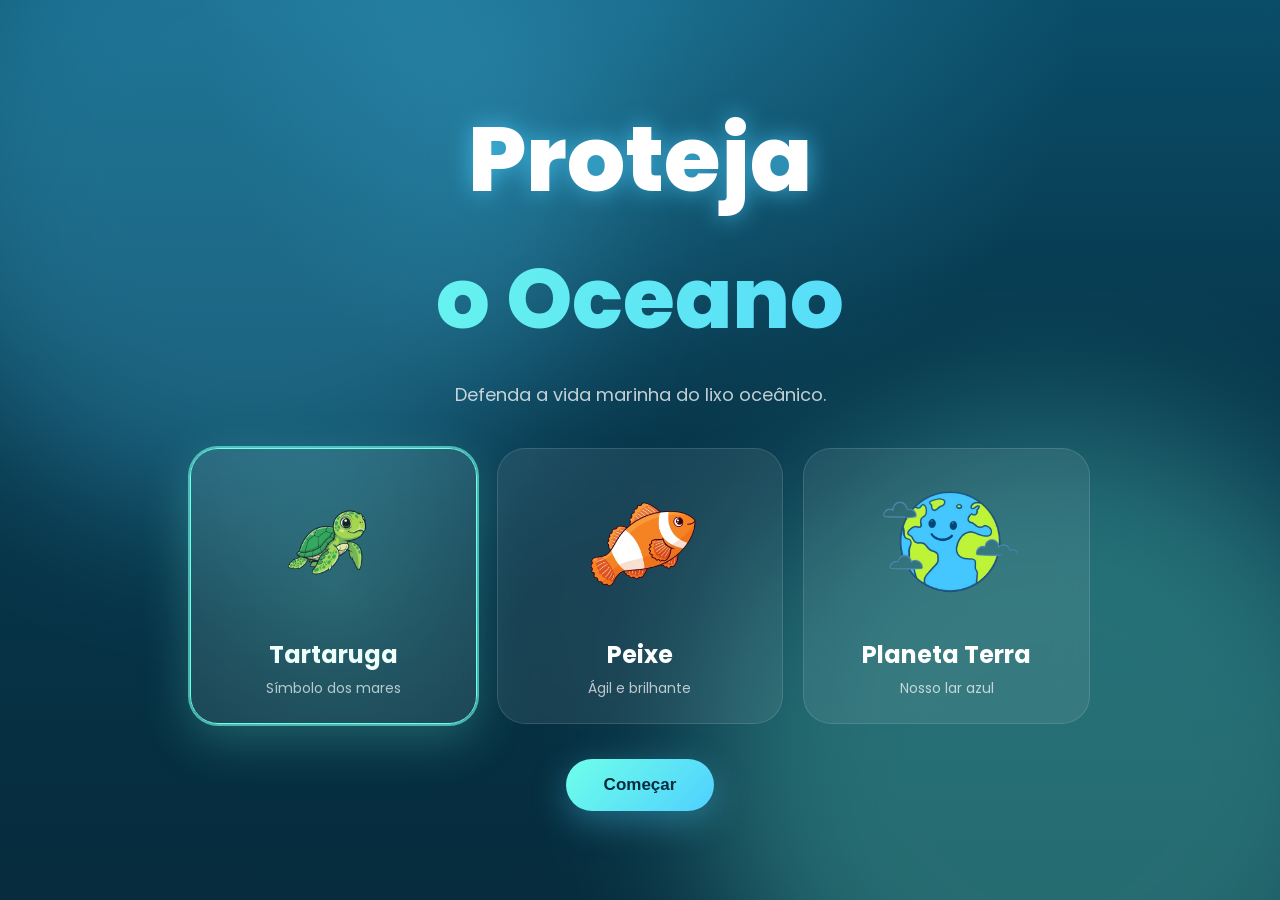
<file: riseup.html>
<!DOCTYPE html>
<html lang="pt-BR">
<head>
<meta charset="UTF-8">
<meta name="viewport" content="width=device-width, initial-scale=1.0">

<title>Proteja o Oceano</title>

<link rel="preconnect" href="https://fonts.googleapis.com">
<link rel="preconnect" href="https://fonts.gstatic.com" crossorigin>

<link href="https://fonts.googleapis.com/css2?family=Poppins:wght@300;400;500;600;700;800&display=swap" rel="stylesheet">

<style>

:root{
  --c-aqua:#4fd0ff;
  --c-ocean:#0a4d68;
  --c-deep:#062c3d;
  --c-cyan:#6fffe9;
  --c-soft:#f5fefe;
}

*{
  margin:0;
  padding:0;
  box-sizing:border-box;
}

html,body{
  width:100%;
  height:100%;
  overflow:hidden;
  font-family:'Poppins',sans-serif;
  background:#062c3d;
}

body{
  color:white;
}

.hidden{
  display:none !important;
}

#app{
  position:fixed;
  inset:0;
  overflow:hidden;
}

.ocean-bg{
  position:absolute;
  inset:0;
  overflow:hidden;
  background:
    radial-gradient(circle at top, rgba(79,208,255,.25), transparent 40%),
    linear-gradient(to bottom,#0a4d68 0%,#07384d 40%,#062c3d 100%);
}

.light{
  position:absolute;
  width:700px;
  height:700px;
  border-radius:50%;
  filter:blur(80px);
  opacity:.3;
  animation:floatLight 16s ease-in-out infinite alternate;
}

.light.one{
  background:#4fd0ff;
  top:-180px;
  left:-100px;
}

.light.two{
  background:#6fffe9;
  bottom:-220px;
  right:-120px;
  animation-duration:22s;
}

@keyframes floatLight{
  from{
    transform:translateY(0) translateX(0) scale(1);
  }
  to{
    transform:translateY(40px) translateX(60px) scale(1.15);
  }
}

.bubbles{
  position:absolute;
  inset:0;
  pointer-events:none;
}

.bubble{
  position:absolute;
  bottom:-40px;
  border-radius:50%;
  border:1px solid rgba(255,255,255,.35);
  background:rgba(255,255,255,.05);
  animation:rise linear infinite;
}

@keyframes rise{
  from{
    transform:translateY(0) translateX(0);
    opacity:0;
  }

  10%{
    opacity:.7;
  }

  to{
    transform:translateY(-120vh) translateX(40px);
    opacity:0;
  }
}

.screen{
  position:absolute;
  inset:0;
  display:flex;
  justify-content:center;
  align-items:center;
  padding:20px;
  z-index:2;
}

.menu-box{
  width:min(900px,100%);
  text-align:center;
  animation:fadeIn .6s ease;
}

@keyframes fadeIn{
  from{
    opacity:0;
    transform:translateY(15px);
  }
  to{
    opacity:1;
    transform:none;
  }
}

.title{
  display:flex;
  flex-direction:column;
  gap:8px;
  margin-bottom:20px;
}

.title span:first-child{
  font-size:clamp(48px,8vw,92px);
  font-weight:800;
  color:white;
  text-shadow:0 0 25px rgba(79,208,255,.7);
}

.title span:last-child{
  font-size:clamp(42px,7vw,84px);
  font-weight:800;
  background:linear-gradient(90deg,var(--c-cyan),var(--c-aqua));
  -webkit-background-clip:text;
  color:transparent;
}

.subtitle{
  color:rgba(255,255,255,.75);
  margin-bottom:40px;
  font-size:18px;
}

.characters{
  display:grid;
  grid-template-columns:repeat(auto-fit,minmax(220px,1fr));
  gap:20px;
  margin-bottom:35px;
}

.card{
  position:relative;
  overflow:hidden;
  border-radius:28px;
  padding:24px;
  background:rgba(255,255,255,.08);
  border:1px solid rgba(255,255,255,.12);
  backdrop-filter:blur(16px);
  cursor:pointer;
  transition:.3s;
}

.card:hover{
  transform:translateY(-6px);
  border-color:rgba(111,255,233,.5);
  box-shadow:0 15px 45px rgba(79,208,255,.2);
}

.card.selected{
  border-color:var(--c-cyan);
  box-shadow:
    0 0 0 2px rgba(111,255,233,.6),
    0 15px 50px rgba(111,255,233,.25);
}

.card::before{
  content:'';
  position:absolute;
  inset:-40%;
  background:radial-gradient(circle, rgba(111,255,233,.18), transparent 70%);
  opacity:0;
  transition:.4s;
}

.card:hover::before,
.card.selected::before{
  opacity:1;
}

.card img{
  width:150px;
  height:150px;
  object-fit:contain;
  display:block;
  margin:auto;
}

.card h3{
  margin-top:14px;
  font-size:24px;
}

.card p{
  margin-top:6px;
  color:rgba(255,255,255,.7);
  font-size:14px;
}

.btn{
  border:none;
  border-radius:999px;
  padding:16px 38px;
  cursor:pointer;
  font-size:17px;
  font-weight:700;
  color:#062c3d;
  background:linear-gradient(135deg,var(--c-cyan),var(--c-aqua));
  box-shadow:0 10px 35px rgba(79,208,255,.35);
  transition:.25s;
}

.btn:hover{
  transform:translateY(-2px);
}

#gameContainer{
  position:absolute;
  inset:0;
}

canvas{
  display:block;
}

#hud{
  position:absolute;
  top:18px;
  left:18px;
  right:18px;
  display:flex;
  justify-content:space-between;
  align-items:center;
  z-index:5;
}

.hud-right{
  display:flex;
  gap:10px;
}

.hud-chip{
  display:flex;
  align-items:center;
  gap:8px;
  padding:12px 16px;
  border-radius:999px;
  background:rgba(6,44,61,.55);
  border:1px solid rgba(111,255,233,.25);
  backdrop-filter:blur(12px);
}

.hud-chip span{
  color:rgba(255,255,255,.7);
  font-size:12px;
  text-transform:uppercase;
}

.hud-chip strong{
  font-size:18px;
  color:var(--c-cyan);
}

#backBtn{
  width:50px;
  height:50px;
  border-radius:50%;
  display:flex;
  align-items:center;
  justify-content:center;
  text-decoration:none;
  color:white;
  font-size:24px;
  background:rgba(255,255,255,.08);
  border:1px solid rgba(255,255,255,.15);
}

#gameOver{
  position:absolute;
  inset:0;
  display:flex;
  justify-content:center;
  align-items:center;
  background:rgba(0,0,0,.7);
  backdrop-filter:blur(10px);
  z-index:20;
}

.gameover-box{
  width:min(450px,92vw);
  padding:38px;
  border-radius:32px;
  background:linear-gradient(180deg, rgba(10,77,104,.88), rgba(6,44,61,.95));
  border:1px solid rgba(111,255,233,.25);
  box-shadow:
  0 0 60px rgba(79,208,255,.25),
  0 20px 70px rgba(0,0,0,.55);
  text-align:center;
}

.gameover-box h2{
  font-size:58px;
  margin-bottom:10px;
  font-weight:800;
  background:linear-gradient(90deg,#ff8a8a,#ffd166);
  -webkit-background-clip:text;
  color:transparent;
}

.gameover-box p{
  color:rgba(255,255,255,.75);
  font-size:16px;
}

.final-score-text{
  margin-top:18px;
  font-size:1.2rem;
}

.final-score-text span{
  color:var(--c-cyan);
  font-weight:700;
  font-size:1.6rem;
}

.gameover-buttons{
  display:flex;
  flex-direction:column;
  gap:14px;
  margin-top:28px;
}

.game-btn{
  border:none;
  border-radius:18px;
  padding:16px 20px;
  font-size:16px;
  font-weight:700;
  cursor:pointer;
  transition:.25s;
  color:white;
}

.game-btn:hover{
  transform:translateY(-2px) scale(1.02);
}

.play-again{
  background:linear-gradient(135deg,#6fffe9,#4fd0ff);
  color:#062c3d;
  box-shadow:0 10px 30px rgba(79,208,255,.35);
}

.menu-btn{
  background:rgba(255,255,255,.08);
  border:1px solid rgba(255,255,255,.15);
  backdrop-filter:blur(10px);
}

.home-btn{
  background:linear-gradient(135deg,#ffffff,#dffcff);
  color:#062c3d;
  box-shadow:0 10px 25px rgba(255,255,255,.15);
}

@media(max-width:700px){

  .characters{
    grid-template-columns:1fr;
  }

  .card img{
    width:120px;
    height:120px;
  }

}

</style>
</head>

<body>

<div id="app">

<div class="ocean-bg">
  <div class="light one"></div>
  <div class="light two"></div>

  <div class="bubbles" id="bubbles"></div>
</div>

<div id="menu" class="screen">

  <div class="menu-box">

    <div class="title">
      <span>Proteja</span>
      <span>o Oceano</span>
    </div>

    <p class="subtitle">
      Defenda a vida marinha do lixo oceânico.
    </p>

    <div class="characters">

      <div class="card selected" data-character="turtle">
        <img src="imggames/tataruga.png">
        <h3>Tartaruga</h3>
        <p>Símbolo dos mares</p>
      </div>

      <div class="card" data-character="fish">
        <img src="imggames/peixe.png">
        <h3>Peixe</h3>
        <p>Ágil e brilhante</p>
      </div>

      <div class="card" data-character="earth">
        <img src="imggames/planetaterra.png">
        <h3>Planeta Terra</h3>
        <p>Nosso lar azul</p>
      </div>

    </div>

    <button id="startBtn" class="btn">
      Começar
    </button>

  </div>

</div>

<div id="gameContainer" class="hidden">

  <div id="hud">

    <a href="#" id="backBtn">⬅</a>

    <div class="hud-right">

      <div class="hud-chip">
        <span>Pontos</span>
        <strong id="score">0</strong>
      </div>

      <div class="hud-chip">
        <span>Tempo</span>
        <strong><span id="time">0</span>s</strong>
      </div>

    </div>

  </div>

  <canvas id="gameCanvas"></canvas>

  <div id="gameOver" class="hidden">

    <div class="gameover-box">

      <h2>Game Over</h2>

      <p>
        Você não conseguiu proteger o oceano.
      </p>

      <p class="final-score-text">
        Pontuação final:
        <span id="finalScore"></span>
      </p>

      <div class="gameover-buttons">

        <button onclick="restartGame()" class="game-btn play-again">
          Jogar Novamente
        </button>

        <button onclick="backToMenu()" class="game-btn menu-btn">
          Voltar ao Menu
        </button>

        <button onclick="goHomeSite()" class="game-btn home-btn">
          Voltar ao Site
        </button>

      </div>

    </div>

  </div>

</div>

</div>

<script>

const canvas = document.getElementById('gameCanvas');
const ctx = canvas.getContext('2d');

const menu = document.getElementById('menu');
const gameContainer = document.getElementById('gameContainer');

const scoreEl = document.getElementById('score');
const timeEl = document.getElementById('time');
const finalScoreEl = document.getElementById('finalScore');

const gameOverScreen = document.getElementById('gameOver');

const cards = document.querySelectorAll('.card');

let selectedCharacter = 'turtle';

cards.forEach(card=>{

  card.addEventListener('click',()=>{

    cards.forEach(c=>c.classList.remove('selected'));

    card.classList.add('selected');

    selectedCharacter = card.dataset.character;

  });

});

const characterSources = {
  turtle:'imggames/tataruga.png',
  fish:'imggames/peixe.png',
  earth:'imggames/planetaterra.png'
};

const trashSources = [
  'imggames/canudo.png',
  'imggames/lata.png',
  'imggames/frauda.png',
  'imggames/sacola.png',
  'imggames/garrafa.png'
];

const playerImg = new Image();

const trashImages = trashSources.map(src=>{

  const img = new Image();
  img.src = src;

  return img;

});

function resize(){

  canvas.width = innerWidth;
  canvas.height = innerHeight;

}

resize();

window.addEventListener('resize',resize);

const player = {
  x:0,
  y:0,
  size:165
};

const shield = {
  x:0,
  y:0,
  tx:0,
  ty:0,
  radius:55
};

let trash = [];

let score = 0;
let elapsed = 0;

let gravity = .32;
let spawnRate = 48;

let frame = 0;

let running = false;

let animationId = null;
let timer = null;

function reset(){

  player.x = canvas.width / 2;
  player.y = canvas.height / 2;

  shield.x = canvas.width / 2;
  shield.y = canvas.height / 2 + 120;

  shield.tx = shield.x;
  shield.ty = shield.y;

}

reset();

function startGame(){

  cancelAnimationFrame(animationId);
  clearTimeout(timer);

  playerImg.src = characterSources[selectedCharacter];

  score = 0;
  elapsed = 0;

  gravity = .32;
  spawnRate = 48;

  frame = 0;

  trash = [];

  running = true;

  reset();

  scoreEl.textContent = 0;
  timeEl.textContent = 0;

  menu.classList.add('hidden');

  gameContainer.classList.remove('hidden');

  gameOverScreen.classList.add('hidden');

  gameLoop();

  timerLoop();

}

function timerLoop(){

  if(!running) return;

  timer = setTimeout(()=>{

    elapsed++;

    timeEl.textContent = elapsed;

    if(elapsed % 10 === 0){

      score += 1;

      spawnRate = Math.max(18, spawnRate - 2);

      gravity += .01;

      scoreEl.textContent = score;

    }

    timerLoop();

  },1000);

}

function spawnTrash(){

  const img = trashImages[
    Math.floor(Math.random() * trashImages.length)
  ];

  let x;
  let y;

  const type = Math.random();

  if(type < .33){

    x = -100;
    y = Math.random() * canvas.height * .6;

  }
  else if(type < .66){

    x = canvas.width + 100;
    y = Math.random() * canvas.height * .6;

  }
  else{

    x = Math.random() * canvas.width;
    y = -100;

  }

  const dx = player.x - x;
  const dy = player.y - y;

  const dist = Math.hypot(dx,dy);

  const speed = 3.2 + Math.random() * 2.2;

  trash.push({

    x,
    y,

    size:70 + Math.random() * 30,

    vx:(dx/dist) * speed,
    vy:(dy/dist) * speed,

    rotation:Math.random() * Math.PI,

    spin:(Math.random() - .5) * .16,

    mass:1 + Math.random() * 2,

    img

  });

}

function drawBackground(){

  const gradient = ctx.createLinearGradient(
    0,
    0,
    0,
    canvas.height
  );

  gradient.addColorStop(0,'rgba(79,208,255,.10)');
  gradient.addColorStop(.5,'rgba(10,77,104,.22)');
  gradient.addColorStop(1,'rgba(6,44,61,.55)');

  ctx.fillStyle = gradient;

  ctx.fillRect(
    0,
    0,
    canvas.width,
    canvas.height
  );

}

function drawPlayer(){

  ctx.drawImage(
    playerImg,
    player.x - player.size/2,
    player.y - player.size/2,
    player.size,
    player.size
  );

}

function drawShield(){

  shield.x += (shield.tx - shield.x) * .22;
  shield.y += (shield.ty - shield.y) * .22;

  ctx.strokeStyle = 'rgba(111,255,233,.95)';
  ctx.lineWidth = 5;

  ctx.beginPath();

  ctx.arc(
    shield.x,
    shield.y,
    shield.radius,
    0,
    Math.PI*2
  );

  ctx.stroke();

}

function updateTrash(){

  for(let i=trash.length-1;i>=0;i--){

    const t = trash[i];

    t.vy += gravity * .02;

    t.x += t.vx;
    t.y += t.vy;

    t.rotation += t.spin;

    const dx = t.x - shield.x;
    const dy = t.y - shield.y;

    const dist = Math.hypot(dx,dy);

    if(dist < shield.radius + t.size/2){

      const force = 9 / t.mass;

      if(dist !== 0){

        t.vx += (dx/dist) * force;
        t.vy += (dy/dist) * force;

      }

    }

    const pdx = t.x - player.x;
    const pdy = t.y - player.y;

    const pdist = Math.hypot(pdx,pdy);

    if(pdist < player.size/2.5 + t.size/2){

      endGame();

      return;

    }

    ctx.save();

    ctx.translate(t.x,t.y);

    ctx.rotate(t.rotation);

    ctx.drawImage(
      t.img,
      -t.size/2,
      -t.size/2,
      t.size,
      t.size
    );

    ctx.restore();

    if(
      t.x < -250 ||
      t.x > canvas.width + 250 ||
      t.y > canvas.height + 250
    ){

      trash.splice(i,1);

    }

  }

}

function gameLoop(){

  if(!running) return;

  frame++;

  ctx.clearRect(
    0,
    0,
    canvas.width,
    canvas.height
  );

  drawBackground();

  if(frame % spawnRate === 0){

    spawnTrash();

  }

  drawPlayer();

  drawShield();

  updateTrash();

  animationId = requestAnimationFrame(gameLoop);

}

function endGame(){

  running = false;

  cancelAnimationFrame(animationId);

  clearTimeout(timer);

  finalScoreEl.textContent = score;

  gameOverScreen.classList.remove('hidden');

}

function restartGame(){

  startGame();

}

function backToMenu(){

  gameOverScreen.classList.add('hidden');

  gameContainer.classList.add('hidden');

  menu.classList.remove('hidden');

  running = false;

  cancelAnimationFrame(animationId);

  clearTimeout(timer);

}

function goHomeSite(){

  window.location.href = "Games.html";

}

window.restartGame = restartGame;
window.backToMenu = backToMenu;
window.goHomeSite = goHomeSite;

window.addEventListener('mousemove',e=>{

  shield.tx = e.clientX;
  shield.ty = e.clientY;

});

window.addEventListener('touchmove',e=>{

  shield.tx = e.touches[0].clientX;
  shield.ty = e.touches[0].clientY;

},{passive:true});

window.addEventListener('touchstart',e=>{

  shield.tx = e.touches[0].clientX;
  shield.ty = e.touches[0].clientY;

},{passive:true});

const bubblesContainer = document.getElementById('bubbles');

for(let i=0;i<24;i++){

  const bubble = document.createElement('div');

  bubble.className = 'bubble';

  const size = 6 + Math.random()*14;

  bubble.style.width = size+'px';
  bubble.style.height = size+'px';

  bubble.style.left = Math.random()*100+'%';

  bubble.style.animationDuration =
    8 + Math.random()*12+'s';

  bubble.style.animationDelay =
    Math.random()*8+'s';

  bubblesContainer.appendChild(bubble);

}

document
  .getElementById('startBtn')
  .addEventListener('click',startGame);

document
  .getElementById('backBtn')
  .addEventListener('click',(e)=>{

    e.preventDefault();

    backToMenu();

});

</script>

</body>
</html>
</file>
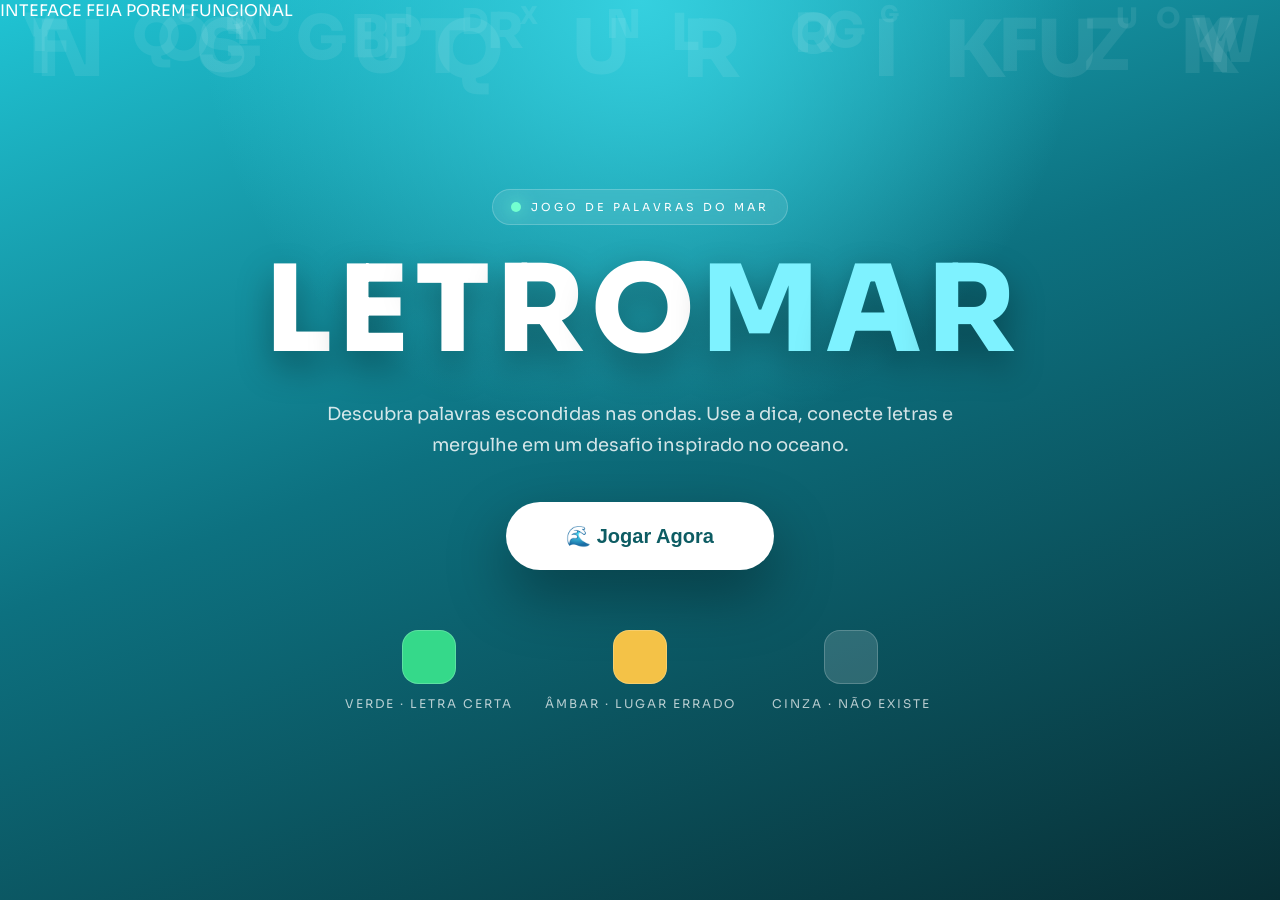
<file: errado mais é bom salvar/LETROMARR.HTML>
INTEFACE FEIA POREM  FUNCIONAL





<!DOCTYPE html>
<html lang="pt-BR">
<head>
<meta charset="UTF-8" />
<meta name="viewport" content="width=device-width, initial-scale=1.0" />
<title>LetroMarR</title>
<link href="https://fonts.googleapis.com/css2?family=Sora:wght@300;400;600;700;800&family=Space+Mono:wght@400;700&display=swap" rel="stylesheet">

<style>
:root{
  --bg1:#20c4d4;
  --bg2:#0d7180;
  --bg3:#082f35;

  --glass:rgba(255,255,255,0.08);
  --glass-border:rgba(255,255,255,0.14);

  --correct:#35d98a;
  --present:#f4c247;
  --absent:rgba(255,255,255,0.15);

  --text:#fff;
  --text-soft:rgba(255,255,255,0.7);
}

*{
  margin:0;
  padding:0;
  box-sizing:border-box;
}

body{
  font-family:'Sora',sans-serif;
  min-height:100vh;
  overflow-x:hidden;
  color:white;
  background:
    radial-gradient(circle at top,#35d0df 0%,transparent 40%),
    linear-gradient(160deg,var(--bg1),var(--bg2) 45%,var(--bg3));
}

/* FUNDO */
#floatingLetters{
  position:fixed;
  inset:0;
  overflow:hidden;
  pointer-events:none;
  z-index:0;
}

.float-letter{
  position:absolute;
  font-weight:800;
  color:rgba(255,255,255,0.08);
  animation:floatUp linear infinite;
  user-select:none;
}

@keyframes floatUp{
  0%{
    transform:translateY(110vh) rotate(0deg);
    opacity:0;
  }
  10%{opacity:1;}
  100%{
    transform:translateY(-120vh) rotate(360deg);
    opacity:0;
  }
}

/* SPLASH */
#splash{
  position:fixed;
  inset:0;
  display:flex;
  align-items:center;
  justify-content:center;
  flex-direction:column;
  padding:30px;
  z-index:50;
  transition:0.7s;
}

#splash.hide{
  opacity:0;
  transform:scale(1.08);
  pointer-events:none;
}

.badge{
  display:flex;
  align-items:center;
  gap:10px;
  padding:10px 18px;
  border-radius:999px;
  background:rgba(255,255,255,0.1);
  border:1px solid rgba(255,255,255,0.2);
  backdrop-filter:blur(12px);
  font-size:11px;
  text-transform:uppercase;
  letter-spacing:3px;
  margin-bottom:26px;
  animation:fadeUp .6s ease both;
}

.badge-dot{
  width:10px;
  height:10px;
  border-radius:50%;
  background:#72ffd0;
  box-shadow:0 0 18px #72ffd0;
}

.title{
  display:flex;
  flex-wrap:wrap;
  justify-content:center;
  gap:6px;
}

.title span{
  font-size:clamp(58px,12vw,120px);
  font-weight:900;
  line-height:1;
  display:inline-block;
  animation:floatLetter 5s ease-in-out infinite;
  text-shadow:0 15px 35px rgba(0,0,0,.35);
}

.title span:nth-child(-n+5){
  color:white;
}

.title span:nth-child(n+6){
  color:#7ef2ff;
}

@keyframes floatLetter{
  0%,100%{transform:translateY(0px)}
  50%{transform:translateY(-12px)}
}

.subtitle{
  margin-top:28px;
  max-width:700px;
  text-align:center;
  font-size:18px;
  line-height:1.7;
  color:rgba(255,255,255,.82);
  animation:fadeUp .6s .3s both;
}

.playBtn{
  position:relative;
  overflow:hidden;
  margin-top:42px;
  border:none;
  border-radius:999px;
  padding:22px 60px;
  font-size:20px;
  font-weight:800;
  cursor:pointer;
  background:white;
  color:#0d5c63;
  transition:.25s;
  box-shadow:0 25px 60px rgba(0,0,0,.35);
  animation:fadeUp .6s .5s both;
}

.playBtn:hover{
  transform:translateY(-4px) scale(1.03);
}

.playBtn::before{
  content:'';
  position:absolute;
  inset:0;
  background:linear-gradient(90deg,transparent,rgba(255,255,255,.6),transparent);
  transform:translateX(-120%);
  transition:1s;
}

.playBtn:hover::before{
  transform:translateX(120%);
}

.infoRow{
  display:grid;
  grid-template-columns:repeat(3,1fr);
  gap:20px;
  margin-top:60px;
  animation:fadeUp .6s .7s both;
}

.infoCard{
  display:flex;
  flex-direction:column;
  align-items:center;
  gap:12px;
}

.infoColor{
  width:54px;
  height:54px;
  border-radius:16px;
  border:1px solid rgba(255,255,255,0.2);
}

.infoCard span{
  font-size:12px;
  text-transform:uppercase;
  letter-spacing:2px;
  color:rgba(255,255,255,0.7);
}

@keyframes fadeUp{
  from{
    opacity:0;
    transform:translateY(25px);
  }
  to{
    opacity:1;
    transform:translateY(0);
  }
}

/* GAME */
#game{
  position:relative;
  z-index:2;
  min-height:100vh;
  padding:24px;
  display:none;
  flex-direction:column;
  align-items:center;
}

.header{
  width:100%;
  max-width:760px;
  display:flex;
  justify-content:space-between;
  align-items:center;
  margin-bottom:24px;
}

.logo{
  font-size:34px;
  font-weight:900;
}

.logo span{
  color:#7ef2ff;
}

.scoreBox{
  padding:10px 18px;
  border-radius:999px;
  background:rgba(255,255,255,0.08);
  border:1px solid rgba(255,255,255,0.12);
  font-weight:700;
}

.card{
  width:100%;
  max-width:760px;
  background:rgba(255,255,255,0.08);
  border:1px solid rgba(255,255,255,0.14);
  border-radius:30px;
  backdrop-filter:blur(18px);
  padding:30px;
  box-shadow:0 25px 80px rgba(0,0,0,.25);
}

.hint{
  background:rgba(255,255,255,0.06);
  border:1px solid rgba(255,255,255,0.12);
  padding:18px;
  border-radius:18px;
  margin-bottom:24px;
  line-height:1.7;
}

.grid{
  display:flex;
  flex-direction:column;
  align-items:center;
  gap:10px;
  margin-bottom:24px;
}

.row{
  display:flex;
  gap:6px;
}

.tile{
  width:56px;
  height:56px;
  border-radius:14px;
  border:2px solid rgba(255,255,255,0.18);
  background:rgba(255,255,255,0.08);
  display:flex;
  align-items:center;
  justify-content:center;
  font-family:'Space Mono',monospace;
  font-size:22px;
  font-weight:700;
  text-transform:uppercase;
  transition:.25s;
}

.correct{
  background:var(--correct);
  border-color:var(--correct);
}

.present{
  background:var(--present);
  border-color:var(--present);
  color:#222;
}

.absent{
  background:rgba(255,255,255,0.12);
  border-color:rgba(255,255,255,0.12);
  color:rgba(255,255,255,0.45);
}

.inputArea{
  display:flex;
  gap:12px;
  margin-bottom:20px;
}

input{
  flex:1;
  padding:18px;
  border:none;
  outline:none;
  border-radius:18px;
  background:rgba(255,255,255,0.12);
  color:white;
  font-size:18px;
  text-align:center;
  font-family:'Space Mono',monospace;
  letter-spacing:3px;
  text-transform:uppercase;
}

input::placeholder{
  color:rgba(255,255,255,.4);
  letter-spacing:0;
  font-family:'Sora',sans-serif;
}

.sendBtn{
  border:none;
  border-radius:18px;
  padding:18px 26px;
  font-weight:800;
  background:linear-gradient(135deg,#26d5e6,#1599a8);
  color:white;
  cursor:pointer;
  transition:.2s;
}

.sendBtn:hover{
  transform:translateY(-2px);
}

.message{
  min-height:30px;
  text-align:center;
  margin-bottom:18px;
  color:rgba(255,255,255,0.8);
}

.keyboard{
  display:flex;
  flex-direction:column;
  gap:6px;
}

.keyboardRow{
  display:flex;
  justify-content:center;
  gap:6px;
}

.key{
  min-width:42px;
  height:48px;
  border:none;
  border-radius:10px;
  background:rgba(255,255,255,0.9);
  color:#0d5c63;
  font-weight:800;
  cursor:pointer;
}

.key.large{
  min-width:64px;
}

.k-correct{
  background:var(--correct);
  color:white;
}

.k-present{
  background:var(--present);
  color:#222;
}

.k-absent{
  background:rgba(255,255,255,0.18);
  color:rgba(255,255,255,0.5);
}

@media(max-width:700px){
  .tile{
    width:44px;
    height:44px;
    font-size:18px;
  }

  .key{
    min-width:34px;
    height:42px;
  }

  .card{
    padding:18px;
  }

  .infoRow{
    grid-template-columns:1fr;
  }
}
</style>
</head>
<body>

<div id="floatingLetters"></div>

<div id="splash">

  <div class="badge">
    <div class="badge-dot"></div>
    jogo de palavras do mar
  </div>

  <div class="title" id="title"></div>

  <div class="subtitle">
    Descubra palavras escondidas nas ondas. Use a dica, conecte letras e mergulhe em um desafio inspirado no oceano.
  </div>

  <button class="playBtn" onclick="startGame()">
    🌊 Jogar Agora
  </button>

  <div class="infoRow">
    <div class="infoCard">
      <div class="infoColor" style="background:var(--correct)"></div>
      <span>Verde · letra certa</span>
    </div>

    <div class="infoCard">
      <div class="infoColor" style="background:var(--present)"></div>
      <span>Âmbar · lugar errado</span>
    </div>

    <div class="infoCard">
      <div class="infoColor" style="background:var(--absent)"></div>
      <span>Cinza · não existe</span>
    </div>
  </div>
</div>

<div id="game">

  <div class="header">
    <div class="logo">Letro<span>Mar</span></div>
    <div class="scoreBox">⭐ <span id="score">0</span></div>
  </div>

  <div class="card">

    <div class="hint" id="hint"></div>

    <div class="grid" id="grid"></div>

    <div class="inputArea">
      <input id="guessInput" maxlength="10" placeholder="Digite uma palavra">
      <button class="sendBtn" onclick="submitGuess()">Enviar</button>
    </div>

    <div class="message" id="message"></div>

    <div class="keyboard" id="keyboard"></div>

  </div>
</div>

<script>
const phases=[
{hint:'Espécie marinha associada a anêmonas e recifes tropicais',answer:'PALHACO'},
{hint:'Gigante oceânico cuja dimensão supera qualquer mamífero terrestre',answer:'BALEIA'},
{hint:'Estrutura calcária vital para ecossistemas submarinos tropicais',answer:'CORAL'},
{hint:'Molusco cefalópode reconhecido por inteligência e múltiplos tentáculos',answer:'POLVO'},
{hint:'Predador cartilaginoso no topo de diversas cadeias marinhas',answer:'TUBARAO'}
];

let currentPhase=0;
let score=0;
const keyState={};

const hintEl=document.getElementById('hint');
const gridEl=document.getElementById('grid');
const inputEl=document.getElementById('guessInput');
const messageEl=document.getElementById('message');
const keyboardEl=document.getElementById('keyboard');

function normalizeWord(word){
  return word.toUpperCase().normalize('NFD').replace(/[\u0300-\u036f]/g,'');
}

function buildTitle(){
  const title='LETROMAR';
  const container=document.getElementById('title');

  title.split('').forEach((l,i)=>{
    const span=document.createElement('span');
    span.textContent=l;
    span.style.animationDelay=(i*0.12)+'s';
    container.appendChild(span);
  });
}

buildTitle();

function createFloatingLetters(){
  const letters='ABCDEFGHIJKLMNOPQRSTUVWXYZ';
  const container=document.getElementById('floatingLetters');

  for(let i=0;i<40;i++){
    const el=document.createElement('div');
    el.className='float-letter';
    el.textContent=letters[Math.floor(Math.random()*letters.length)];

    const size=20+Math.random()*60;

    el.style.left=Math.random()*100+'%';
    el.style.fontSize=size+'px';
    el.style.animationDuration=(8+Math.random()*12)+'s';
    el.style.animationDelay=Math.random()*8+'s';

    container.appendChild(el);
  }
}

createFloatingLetters();

function startGame(){
  const splash=document.getElementById('splash');

  splash.classList.add('hide');

  setTimeout(()=>{
    splash.style.display='none';
    document.getElementById('game').style.display='flex';
    buildKeyboard();
    loadPhase();
  },700);
}

function loadPhase(){
  const phase=phases[currentPhase];

  gridEl.innerHTML='';
  hintEl.innerHTML='<b>🌊 Dica:</b> '+phase.hint;

  inputEl.value='';
  messageEl.textContent='';
}

const rows=['QWERTYUIOP','ASDFGHJKL','ZXCVBNM'];

function buildKeyboard(){
  keyboardEl.innerHTML='';

  rows.forEach((row,rowIndex)=>{
    const rowEl=document.createElement('div');
    rowEl.className='keyboardRow';

    if(rowIndex===2){
      rowEl.appendChild(makeKey('⌫',true,()=>{
        inputEl.value=inputEl.value.slice(0,-1);
      }));
    }

    row.split('').forEach(letter=>{
      rowEl.appendChild(makeKey(letter,false,()=>{
        if(inputEl.value.length<10){
          inputEl.value+=letter;
        }
      }));
    });

    if(rowIndex===2){
      rowEl.appendChild(makeKey('↵',true,submitGuess));
    }

    keyboardEl.appendChild(rowEl);
  });
}

function makeKey(label,large,callback){
  const btn=document.createElement('button');
  btn.className='key'+(large?' large':'');
  btn.textContent=label;
  btn.dataset.letter=label;
  btn.onclick=callback;
  return btn;
}

function updateKeyboard(guess,answer){
  guess.split('').forEach((letter,i)=>{
    const prev=keyState[letter]||'none';

    let next;

    if(answer[i]===letter){
      next='correct';
    }
    else if(answer.includes(letter)){
      next='present';
    }
    else{
      next='absent';
    }

    const priority={correct:3,present:2,absent:1,none:0};

    if(priority[next]>priority[prev]){
      keyState[letter]=next;
    }
  });

  document.querySelectorAll('.key').forEach(btn=>{
    const l=btn.dataset.letter;

    if(!l || l.length!==1)return;

    btn.classList.remove('k-correct','k-present','k-absent');

    if(keyState[l]==='correct')btn.classList.add('k-correct');
    else if(keyState[l]==='present')btn.classList.add('k-present');
    else if(keyState[l]==='absent')btn.classList.add('k-absent');
  });
}

function createRow(guess,answer){
  const row=document.createElement('div');
  row.className='row';

  const result=Array(guess.length).fill('absent');
  const used=Array(answer.length).fill(false);

  // VERDES
  for(let i=0;i<guess.length;i++){
    if(i<answer.length && guess[i]===answer[i]){
      result[i]='correct';
      used[i]=true;
    }
  }

  // AMARELOS
  for(let i=0;i<guess.length;i++){
    if(result[i]!=='correct'){
      for(let j=0;j<answer.length;j++){
        if(!used[j] && guess[i]===answer[j]){
          result[i]='present';
          used[j]=true;
          break;
        }
      }
    }
  }

  // BLOCO CONTÍNUO
  const blockMap=Array(guess.length).fill(-1);
  let blockId=0;

  for(let start=0;start<guess.length;start++){
    let bestLength=0;

    for(let len=guess.length-start;len>=2;len--){
      const segment=guess.slice(start,start+len);

      if(answer.includes(segment)){
        bestLength=len;
        break;
      }
    }

    if(bestLength>=2){
      let canPlace=true;

      for(let k=start;k<start+bestLength;k++){
        if(blockMap[k]!==-1){
          canPlace=false;
          break;
        }
      }

      if(canPlace){
        for(let k=start;k<start+bestLength;k++){
          blockMap[k]=blockId;
        }

        blockId++;
      }
    }
  }

  // RENDER
  for(let i=0;i<guess.length;i++){
    const tile=document.createElement('div');
    tile.className='tile '+result[i];
    tile.textContent=guess[i];

    const currentBlock=blockMap[i];
    const connectedLeft=i>0 && blockMap[i-1]===currentBlock && currentBlock!==-1;
    const connectedRight=i<guess.length-1 && blockMap[i+1]===currentBlock && currentBlock!==-1;

    if(currentBlock!==-1){
      if(connectedLeft){
        tile.style.marginLeft='-4px';
        tile.style.borderTopLeftRadius='4px';
        tile.style.borderBottomLeftRadius='4px';
      }

      if(connectedRight){
        tile.style.marginRight='-4px';
        tile.style.borderTopRightRadius='4px';
        tile.style.borderBottomRightRadius='4px';
      }

      if(connectedLeft && connectedRight){
        tile.style.borderRadius='4px';
      }
    }

    row.appendChild(tile);
  }

  gridEl.appendChild(row);
}

function submitGuess(){
  const answer=phases[currentPhase].answer;
  const guess=normalizeWord(inputEl.value.trim());

  if(!guess){
    messageEl.textContent='⚠ Digite uma palavra';
    return;
  }

  createRow(guess,answer);
  updateKeyboard(guess,answer);

  inputEl.value='';

  if(guess===answer){
    score++;
    document.getElementById('score').textContent=score;

    messageEl.textContent='🎉 Palavra correta!';

    setTimeout(()=>{
      currentPhase++;

      Object.keys(keyState).forEach(k=>delete keyState[k]);

      if(currentPhase>=phases.length){
        hintEl.innerHTML='<h2>🏆 Você concluiu o LetroMar!</h2>';
        messageEl.textContent='Pontuação final: '+score+'/'+phases.length;

        inputEl.style.display='none';
        document.querySelector('.sendBtn').style.display='none';
        keyboardEl.style.display='none';
      }
      else{
        buildKeyboard();
        loadPhase();
      }
    },1300);
  }
  else{
    messageEl.textContent='🌊 Continue tentando';
  }
}

inputEl.addEventListener('keydown',e=>{
  if(e.key==='Enter'){
    submitGuess();
  }
});
</script>

</body>
</html>
</file>
<file: assets/css/ecomarcssoficial.css>
/*

TemplateMo 580 Woox Travel

https://templatemo.com/tm-580-woox-travel

*/
/* ---------------------------------------------
Table of contents
------------------------------------------------
01. font & reset css
02. reset
03. global styles
04. header
05. banner
06. features
07. testimonials
08. contact
09. footer

--------------------------------------------- */
/* 
---------------------------------------------
font & reset css
--------------------------------------------- 
*/
@import url("https://fonts.googleapis.com/css2?family=Poppins:wght@100;200;300;400;500;600;700;800;900");
/* 
---------------------------------------------
reset
--------------------------------------------- 
*/
html, body, div, span, applet, object, iframe, h1, h2, h3, h4, h5, h6, p, blockquote, div
pre, a, abbr, acronym, address, big, cite, code, del, dfn, em, font, img, ins, kbd, q,
s, samp, small, strike, strong, sub, sup, tt, var, b, u, i, center, dl, dt, dd, ol, ul, li,
figure, header, nav, section, article, aside, footer, figcaption {
  margin: 0;
  padding: 0;
  border: 0;
  outline: 0;
}

.clearfix:after {
  content: ".";
  display: block;
  clear: both;
  visibility: hidden;
  line-height: 0;
  height: 0;
}

.clearfix {
  display: inline-block;
}

html[xmlns] .clearfix {
  display: block;
}

* html .clearfix {
  height: 1%;
}

ul, li {
  padding: 0;
  margin: 0;
  list-style: none;
}

header, nav, section, article, aside, footer, hgroup {
  display: block;
}

* {
  box-sizing: border-box;
}

html, body {
  font-family: 'Poppins', sans-serif;
  font-weight: 400;
  background-color: #fff;
  font-size: 16px;
  -ms-text-size-adjust: 100%;
  -webkit-font-smoothing: antialiased;
  -moz-osx-font-smoothing: grayscale;
}

a {
	color: #22b3c1;
  text-decoration: none !important;
}

h1, h2, h3, h4, h5, h6 {
  margin-top: 0px;
  margin-bottom: 0px;
  color: #2a2a2a;
  font-weight: 700;
}

ul {
  margin-bottom: 0px;
}

p {
  font-size: 15px;
  line-height: 30px;
  color: #afafaf;
}

img {
  width: 100%;
  overflow: hidden;
}

/* 
---------------------------------------------
Global Styles
--------------------------------------------- 
*/
html,
body {
  background: #fff;
  font-family: 'Poppins', sans-serif;
}

::selection {
  background: #22b3c1;
  color: #fff;
}

::-moz-selection {
  background: #22b3c1;
  color: #fff;
}

.text-button a {
  font-size: 14px;
  color: #22b3c1;
  font-weight: 500;
  transition: all .3s;
}

.text-button a i {
  margin-left: 5px;
  transition: all .3s;
}

.text-button a:hover i {
  margin-left: 10px;
}

.border-button a {
  font-size: 14px;
  color: #22b3c1;
  background-color: transparent;
  border: 1px solid #22b3c1;
  padding: 12px 30px;
  display: inline-block;
  border-radius: 25px;
  font-weight: 500;
  text-transform: capitalize;
  letter-spacing: 0.5px;
  transition: all .3s;
  position: relative;
  overflow: hidden;
}

.border-button a:hover {
  background-color: #22b3c1;
  color: #fff;
}

.main-button a {
  font-size: 14px;
  color: #fff;
  background-color: #22b3c1;
  border: 1px solid #22b3c1;
  padding: 12px 30px;
  display: inline-block;
  border-radius: 25px;
  font-weight: 500;
  text-transform: capitalize;
  letter-spacing: 0.5px;
  transition: all .3s;
  position: relative;
  overflow: hidden;
}

.main-button a:hover {
  background-color: #fff;
  color: #22b3c1;
  border: 1px solid #fff;
}

section {
  margin-top: 120px;
}

.section-heading {
  position: relative;
  z-index: 2;
  margin-top: 0px;
  margin-bottom: 80px;
  text-align: left;
}

.section-heading h2 {
  margin-top: 0px;
  margin-bottom: 20px;
  line-height: 36px;
  font-size: 30px;
  font-weight: 700;
  text-transform: capitalize;
  color: #2a2a2a;
}

/* 
---------------------------------------------
Pre-loader Style
--------------------------------------------- 
*/

.js-preloader {
  position: fixed;
  top: 0;
  left: 0;
  right: 0;
  bottom: 0;
  background-color: #111;
  display: -webkit-box;
  display: flex;
  -webkit-box-align: center;
  align-items: center;
  -webkit-box-pack: center;
  justify-content: center;
  opacity: 1;
  visibility: visible;
  z-index: 9999;
  -webkit-transition: opacity 0.25s ease;
  transition: opacity 0.25s ease;
}

.js-preloader.loaded {
  opacity: 0;
  visibility: hidden;
  pointer-events: none;
}

@-webkit-keyframes dot {
  50% {
      -webkit-transform: translateX(96px);
      transform: translateX(96px);
  }
}

@keyframes dot {
  50% {
      -webkit-transform: translateX(96px);
      transform: translateX(96px);
  }
}

@-webkit-keyframes dots {
  50% {
      -webkit-transform: translateX(-31px);
      transform: translateX(-31px);
  }
}

@keyframes dots {
  50% {
      -webkit-transform: translateX(-31px);
      transform: translateX(-31px);
  }
}

.preloader-inner {
  position: relative;
  width: 142px;
  height: 40px;
  background: transparent;
}

.preloader-inner .dot {
  position: absolute;
  width: 16px;
  height: 16px;
  top: 12px;
  left: 15px;
  background: #22b3c1;
  border-radius: 50%;
  -webkit-transform: translateX(0);
  transform: translateX(0);
  -webkit-animation: dot 2.8s infinite;
  animation: dot 2.8s infinite;
}

.preloader-inner .dots {
  -webkit-transform: translateX(0);
  transform: translateX(0);
  margin-top: 12px;
  margin-left: 31px;
  -webkit-animation: dots 2.8s infinite;
  animation: dots 2.8s infinite;
}

.preloader-inner .dots span {
  display: block;
  float: left;
  width: 16px;
  height: 16px;
  margin-left: 16px;
  background: #22b3c1;
  border-radius: 50%;
}



/* 
---------------------------------------------
Header Style
--------------------------------------------- 
*/

.background-header {
  background-color: #22b3c1 !important;
  height: 70px!important;
  position: fixed!important;
  top: 0!important;
  left: 0;
  right: 0;
  box-shadow: 0px 0px 10px rgba(0,0,0,0.15)!important;
  -webkit-transition: all .5s ease 0s;
  -moz-transition: all .5s ease 0s;
  -o-transition: all .5s ease 0s;
  transition: all .5s ease 0s;
}

.header-area {
  background-color: #22b3c1;
  position: absolute;
  height: 70px;
  top: 0;
  left: 0;
  right: 0;
  z-index: 100;
  -webkit-transition: all .5s ease 0s;
  -moz-transition: all .5s ease 0s;
  -o-transition: all .5s ease 0s;
  transition: all .5s ease 0s;
}

.header-area .main-nav {
  background: transparent;
  display: flex;
  padding: 0px 30px;
}

.background-header .main-nav {
  padding: 0px;
  background-color: transparent;
}

.header-area .main-nav .logo {
  flex-basis: 30%;
  -webkit-transition: all 0.3s ease 0s;
  -moz-transition: all 0.3s ease 0s;
  -o-transition: all 0.3s ease 0s;
  transition: all 0.3s ease 0s;
}

.header-area .main-nav .logo img {
  width: 159px;
  margin-top: 15px;
}

.background-header .main-nav .logo img {
  width: 159px;
}

.header-area .main-nav .nav {
  flex-basis: 70%;
  justify-content: flex-end;
  vertical-align: middle;
  margin-top: 15px;
  margin-right: 0px;
  -webkit-transition: all 0.3s ease 0s;
  -moz-transition: all 0.3s ease 0s;
  -o-transition: all 0.3s ease 0s;
  transition: all 0.3s ease 0s;
  position: relative;
  z-index: 999;
}

.header-area .main-nav .nav li {
  padding-left: 10px;
  padding-right: 10px;
}

.header-area .main-nav .nav li a {
  display: block;
  font-weight: 400;
  font-size: 15px;
  text-transform: capitalize;
  color: #fff;
  -webkit-transition: all 0.3s ease 0s;
  -moz-transition: all 0.3s ease 0s;
  -o-transition: all 0.3s ease 0s;
  transition: all 0.3s ease 0s;
  border: transparent;
  padding: 8px 15px;
  position: relative;
  border-radius: 18px;
  letter-spacing: 0.5px;
}

.header-area .main-nav .nav li.has-sub ul.sub-menu li:last-child a:hover,
.background-header .main-nav .nav li.has-sub ul.sub-menu li:last-child a:hover {
  padding-left: 25px !important;
}

.header-area .main-nav .nav li:hover a {
  opacity: 0.8;
}

.header-area .main-nav .nav li a.active::after {
  width: 20px;
  height: 2px;
  background-color: #fff;
  position: absolute;
  content: '';
  left: 15px;
  top: 2px;
}

.background-header .main-nav .nav li:hover a,
.background-header .main-nav .nav li a.active {
  color: #fff;
  opacity: 1;
}

.header-area .main-nav .nav li.has-sub {
  position: relative;
  padding-right: 15px;
}

.header-area .main-nav .menu-trigger {
  cursor: pointer;
  display: block;
  position: absolute;
  top: 33px;
  width: 32px;
  height: 40px;
  text-indent: -9999em;
  z-index: 99;
  right: 20px;
  display: none;
}

.background-header .main-nav .menu-trigger {
  top: 17px;
}

.header-area .main-nav .menu-trigger span,
.header-area .main-nav .menu-trigger span:before,
.header-area .main-nav .menu-trigger span:after {
  -moz-transition: all 0.4s;
  -o-transition: all 0.4s;
  -webkit-transition: all 0.4s;
  transition: all 0.4s;
  background-color: #fff;
  display: block;
  position: absolute;
  width: 30px;
  height: 2px;
  left: 0;
}

.background-header .main-nav .menu-trigger span,
.background-header .main-nav .menu-trigger span:before,
.background-header .main-nav .menu-trigger span:after {
  background-color: #fff;
}

.header-area .main-nav .menu-trigger span:before,
.header-area .main-nav .menu-trigger span:after {
  -moz-transition: all 0.4s;
  -o-transition: all 0.4s;
  -webkit-transition: all 0.4s;
  transition: all 0.4s;
  background-color: #fff;
  display: block;
  position: absolute;
  width: 30px;
  height: 2px;
  left: 0;
  width: 75%;
}

.background-header .main-nav .menu-trigger span:before,
.background-header .main-nav .menu-trigger span:after {
  background-color: #fff;
}

.header-area .main-nav .menu-trigger span:before,
.header-area .main-nav .menu-trigger span:after {
  content: "";
}

.header-area .main-nav .menu-trigger span {
  top: 16px;
}

.header-area .main-nav .menu-trigger span:before {
  -moz-transform-origin: 33% 100%;
  -ms-transform-origin: 33% 100%;
  -webkit-transform-origin: 33% 100%;
  transform-origin: 33% 100%;
  top: -10px;
  z-index: 10;
}

.header-area .main-nav .menu-trigger span:after {
  -moz-transform-origin: 33% 0;
  -ms-transform-origin: 33% 0;
  -webkit-transform-origin: 33% 0;
  transform-origin: 33% 0;
  top: 10px;
}

.header-area .main-nav .menu-trigger.active span,
.header-area .main-nav .menu-trigger.active span:before,
.header-area .main-nav .menu-trigger.active span:after {
  background-color: transparent;
  width: 100%;
}

.header-area .main-nav .menu-trigger.active span:before {
  -moz-transform: translateY(6px) translateX(1px) rotate(45deg);
  -ms-transform: translateY(6px) translateX(1px) rotate(45deg);
  -webkit-transform: translateY(6px) translateX(1px) rotate(45deg);
  transform: translateY(6px) translateX(1px) rotate(45deg);
  background-color: #fff;
}

.background-header .main-nav .menu-trigger.active span:before {
  background-color: #fff;
}

.header-area .main-nav .menu-trigger.active span:after {
  -moz-transform: translateY(-6px) translateX(1px) rotate(-45deg);
  -ms-transform: translateY(-6px) translateX(1px) rotate(-45deg);
  -webkit-transform: translateY(-6px) translateX(1px) rotate(-45deg);
  transform: translateY(-6px) translateX(1px) rotate(-45deg);
  background-color: #fff;
}

.background-header .main-nav .menu-trigger.active span:after {
  background-color: #fff;
}

.header-area.header-sticky {
  min-height: 70px;
}

.header-area.header-sticky .nav li a.active {
  color: #fff;
}

@media (max-width: 1200px) {
  .header-area .main-nav .nav li {
    padding-left: 10px;
    padding-right: 10px;
  }
  .header-area .main-nav:before {
    display: none;
  }
}

@media (max-width: 992px) {
  .header-area {
    top: 0;
  }
  .header-area .main-nav {
    background-color: transparent;
    border-radius: 0px;
  }
  .header-area .main-nav .nav {
    height: auto;
    flex-basis: 100%;
  }
  .header-area .main-nav .logo {
    position: absolute;
    left: 30px;
    top: 15px;
  }
  .background-header .main-nav .logo {
    top: 0px;
  }
  .background-header .main-nav .border-button {
    top: 0px !important;
  }
  .header-area .main-nav .border-button {
    position: absolute;
    top: 15px;
    right: 70px;
  }
  .header-area.header-sticky .nav li a:hover,
  .header-area.header-sticky .nav li a.active {
    color: #22b3c1!important;
    opacity: 1;
  }
  .header-area.header-sticky .nav li.search-icon a {
    width: 100%;
  }
  .header-area {
    background-color: #22b3c1;
    padding: 0px 15px;
    height: 100px;
    box-shadow: none;
    text-align: center;
  }
  .header-area .container {
    padding: 0px;
  }
  .header-area .logo {
    margin-left: 0px;
  }
  .header-area .menu-trigger {
    display: block !important;
  }
  .header-area .main-nav {
    overflow: hidden;
  }
  .header-area .main-nav .nav {
    float: none;
    width: 100%;
    display: none;
    -webkit-transition: all 0s ease 0s;
    -moz-transition: all 0s ease 0s;
    -o-transition: all 0s ease 0s;
    transition: all 0s ease 0s;
    margin-left: 0px;
  }
  .header-area.header-sticky .nav {
    margin-top: 85px !important;
  }
  .background-header.header-sticky .nav {
    margin-top: 70px !important;
  }
  .header-area .main-nav .nav li:first-child {
    border-top: 1px solid #eee;
  }
  .header-area .main-nav .nav li {
    width: 100%;
    background: #f7f7f7;
    border-bottom: 1px solid #eee;
    padding-left: 0px !important;
    padding-right: 0px !important;
  }
  .header-area .main-nav .nav li a {
    height: 50px !important;
    line-height: 50px !important;
    padding: 0px !important;
    border: none !important;
    background: #f7f7f7 !important;
    color: #1e1e1e !important;
  }
  .header-area .main-nav .nav li a:hover {
    background: #f7f7f7 !important;
    color: #22b3c1!important;
  }
  .header-area .main-nav .nav li.has-sub ul.sub-menu {
    position: relative;
    visibility: inherit;
    opacity: 1;
    z-index: 1;
    transform: translateY(0%);
    top: 0px;
    width: 100%;
    box-shadow: none;
    height: 0px;
    transition: all 0s;
  }
  .header-area .main-nav .nav li.submenu ul li a {
    font-size: 12px;
    font-weight: 400;
  }
  .header-area .main-nav .nav li.submenu ul li a:hover:before {
    width: 0px;
  }
  .header-area .main-nav .nav li.has-sub ul.sub-menu {
    height: auto;
  }
  .header-area .main-nav .nav li.has-sub:after {
    color: #3B566E;
    right: 30px;
    font-size: 14px;
    top: 15px;
  }
  .header-area .main-nav .nav li.submenu:hover ul, .header-area .main-nav .nav li.submenu:focus ul {
    height: 0px;
  }
}

/* 
---------------------------------------------
Banner Style
--------------------------------------------- 
*/

#section-1 {
  margin-top: 0px;
  height: 100vh;
  min-height: 700px;
  color: #fff;
  background-color: #222;
  position: relative;
}
#section-1 .content-slider {
  position: relative;
  width: 100%;
  height: 100%;
}
#section-1 .content-slider input {
  display: none;
}
#section-1 .content-slider .slider {
  position: relative;
  width: inherit;
  height: inherit;
  overflow: hidden;
}
#section-1 .content-slider .slider .banner {
  position: absolute;
  top: 0;
  left: 0;
  opacity: 0;
  z-index: 0;
  width: inherit;
  height: inherit;
  text-align: center;
  background-repeat: no-repeat;
  background-position: 50% 50%;
  transition: all 0.5s ease;
}
#section-1 .more-info {
  margin-top: 60px;
  background-color: #fff;
  padding: 30px 60px;
  border-radius: 61px;
  position: absolute;
  width: 80%;
  left: 10%;
  bottom: 130px;
  display: inline-block;
}
#section-1 .more-info i {
  color: #22b3c1;
  font-size: 24px;
  width: 60px;
  height: 60px;
  display: inline-block;
  text-align: center;
  line-height: 58px;
  border: 1px solid #22b3c1;
  border-radius: 50%;
  float: left;
  margin-right: 20px;
}
#section-1 .more-info h4 {
  text-align: left;
  font-size: 20px;
  color: #22b3c1;
  font-weight: 700;
  line-height: 28px;
}
#section-1 .more-info h4 span {
  font-size: 15px;
  color: #afafaf;
  font-weight: 400;
}
#section-1 .main-button {
  margin-top: 8px;
  text-align: right;
}
#section-1 .main-button a:hover {
  background-color: #22b3c1;
  border-color: #22b3c1;
  color: #fff;
  opacity: 0.8;
}
#section-1 .content-slider .slider .banner .banner-inner-wrapper {
  height: 100%;
  box-sizing: border-box;
}
#section-1 .content-slider .slider .banner .banner-inner-wrapper .main-caption {
  position: absolute;
  width: 100%;
  top: 40%;
  transform: translateY(-50%);
}
#section-1 .content-slider .slider .banner .banner-inner-wrapper h2 {
  font-weight: 500;
  font-size: 20px;
  color: #fff;
  margin-bottom: 20px;
}
#section-1 .content-slider .slider .banner .banner-inner-wrapper h1 {
  font-size: 50px;
  color: #fff;
  font-weight: 700;
  margin-bottom: 30px;
}
#section-1 .content-slider .slider .banner .banner-inner-wrapper .learn-more-button a:hover {
  color: #22b3c1;
  border-color: #22b3c1;
  transition: 0.3s;
}

/* carrosel */
#section-1 .content-slider .slider #top-banner-1 {
  background: url('../img/fundoinicio.jpg') no-repeat center center;
  background-size: cover;
}
#section-1 .content-slider .slider #top-banner-2 {
  background: url('../images/imgnv2.jpg') no-repeat center center;
  background-size: cover;
}
#section-1 .content-slider .slider #top-banner-3 {
  background: url('../images/13_lixo_plastico_praias.jpg') no-repeat center center;
  background-size: cover;
}
#section-1 .content-slider .slider #top-banner-4 {
  background: url('../images/imgnv2.jpg') no-repeat center center;
  background-size: cover;
}


#section-1 .content-slider nav {
  position: absolute;
  bottom: 30px;
  width: 100%;
  z-index: 10;
  text-align: center;
}
#section-1 .content-slider nav .controls {
  display: block;
  width: 70%;
  margin: 0 auto;
  font-family: Montserrat, sans-serif;
  color: #fff;
}
#section-1 .content-slider nav .controls label {
  position: relative;
  display: inline-block;
  width: 19.5%;
  height: 3.1em;
  overflow: hidden;
  margin: 0 1em;
  padding-top: 1em;
  text-align: left;
  text-transform: uppercase;
  font-family: Montserrat, sans-serif;
  font-size: 1em;
  color: #f6eac5;
  font-weight: 400;
  cursor: pointer;
  transition: all 0.3s;
}
#section-1 .content-slider nav .controls label .progressbar {
  position: absolute;
  top: 0;
  left: 0;
  height: 2px;
  width: 100%;
  background: #f6eac5;
  z-index: 100;
}
#section-1 .content-slider nav .controls label .progressbar .progressbar-fill {
  position: inherit;
  width: inherit;
  height: inherit;
  margin-left: -100%;
  background: #22b3c1;
}
#section-1 .content-slider nav .controls label span.text {
  font-size: 20px;
  font-weight: 500;
  text-align: center;
  display: inline-block;
  width: 100%;
}
#section-1 .content-slider nav .controls label:hover {
  color: #22b3c1;
}
#section-1 .content-slider #banner1:checked ~ .slider #top-banner-1,
#section-1 .content-slider #banner2:checked ~ .slider #top-banner-2,
#section-1 .content-slider #banner3:checked ~ .slider #top-banner-3,
#section-1 .content-slider #banner4:checked ~ .slider #top-banner-4 {
  opacity: 1;
  z-index: 1;
}
#section-1 .content-slider #banner1:checked ~ nav label:nth-of-type(1),
#section-1 .content-slider #banner2:checked ~ nav label:nth-of-type(2),
#section-1 .content-slider #banner3:checked ~ nav label:nth-of-type(3),
#section-1 .content-slider #banner4:checked ~ nav label:nth-of-type(4) {
  cursor: default;
  color: #fff;
  transition: all 0.5s;
}
#section-1 .content-slider #banner1:checked ~ nav label:nth-of-type(1) .progressbar,
#section-1 .content-slider #banner2:checked ~ nav label:nth-of-type(2) .progressbar,
#section-1 .content-slider #banner3:checked ~ nav label:nth-of-type(3) .progressbar,
#section-1 .content-slider #banner4:checked ~ nav label:nth-of-type(4) .progressbar {
  background: #fff;
}
#section-1 .content-slider #banner1:checked ~ nav label:nth-of-type(1) .progressbar-fill,
#section-1 .content-slider #banner2:checked ~ nav label:nth-of-type(2) .progressbar-fill,
#section-1 .content-slider #banner3:checked ~ nav label:nth-of-type(3) .progressbar-fill,
#section-1 .content-slider #banner4:checked ~ nav label:nth-of-type(4) .progressbar-fill {
  animation: progressBarFill 5s linear;
}
/* Animations */
@keyframes progressBarFill {
  from {
    margin-left: -100%;
  }
  to {
    margin-left: 0;
  }
}


/* 
---------------------------------------------
Visit Country Style
--------------------------------------------- 
*/

.visit-country {
  margin-top: 120px;
}

.visit-country .side-bar-map {
  margin-left: 30px;
}

.visit-country .item {
  position: relative;
  margin-bottom: 30px;
  padding-bottom: 30px;
  border-bottom: 1px solid #eee;
}

.visit-country .last-item {
  border-bottom: none;
}

.visit-country .item .image img {
  border-radius: 23px;
}

.visit-country .item .right-content h4 {
  font-size: 20px;
  margin-bottom: 5px;
}

.visit-country .item .right-content span {
  font-size: 15px;
  color: #afafaf;
  display: block;
}

.visit-country .item .right-content .main-button {
  position: absolute;
  right: 0;
  top: 0;
}

.visit-country .item .right-content .main-button a:hover {
  background-color: #22b3c1;
  border-color: #22b3c1;
  color: #fff;
  opacity: 0.8;
}

.visit-country .item .right-content p {
  margin: 18px 0px;
}

.visit-country .item .right-content ul {
  border-top: 1px solid #eee;
  border-bottom: 1px solid #eee;
  padding: 15px 0px;
}

.visit-country .item .right-content ul li {
  display: inline-block;
  width: 32%;
  color: #afafaf;
  font-size: 14px;
}

.visit-country .item .right-content ul li:nth-child(2) {
  text-align: center;
}

.visit-country .item .right-content ul li:last-child {
  text-align: right;
}

.visit-country .item .right-content ul li i {
  margin-right: 5px;
  font-size: 16px;
}

.visit-country .item .right-content .text-button {
  margin-top: 20px;
}

.visit-country ul.page-numbers {
  text-align: center;
}

.visit-country ul.page-numbers li {
  display: inline-block;
  margin: 0px 5px;
}

.visit-country ul.page-numbers li a {
  display: inline-block;
  width: 46px;
  height: 46px;
  border: 1px solid #22b3c1;
  line-height: 44px;
  color: #22b3c1;
  text-align: center;
  font-size: 18px;
  font-weight: 500;
  border-radius: 50%;
  transition: all .3s;
}

.visit-country ul.page-numbers li a:hover {
  background-color: #22b3c1;
  color: #fff;
}

.visit-country ul.page-numbers li.active a {
  background-color: #22b3c1;
  color: #fff;
}

.visit-country ul.page-numbers li:first-child a,
.visit-country ul.page-numbers li:last-child a {
  border: none;
}



/* 
---------------------------------------------
Call To Action Style
--------------------------------------------- 
*/

.call-to-action {
  margin-top: 120px;
  background-image: url(../images/rodapé.png);
  background-repeat: no-repeat;
  background-size: cover;
  background-position: center center;
  padding: 75px 0px;
}

.call-to-action h2 {
  font-size: 40px;
  color: #fff;
  margin-bottom: 10px;
  text-transform: uppercase;
}

.call-to-action h4 {
  font-size: 20px;
  color: #fff;
  font-weight: 600;
  letter-spacing: 0.5px;
}

.call-to-action .border-button {
  text-align: right;
  margin-top: 20px;
}

.call-to-action .border-button a {
  color: #fff;
  border-color: #fff
}

.call-to-action .border-button a:hover {
  background-color: #fff;
  color: #22b3c1;
}


/* 
---------------------------------------------
Footer Style
--------------------------------------------- 
*/

footer {
  background-color: #22b3c1;
  text-align: center;
  padding: 25px 0px;
}

footer p {
  color: #fff;
}

footer p a {
  color: #fff;
  font-weight: 500;
  transition: all .3s;
}

footer p a:hover {
  color: #fff;
  opacity: 0.75;
}



/* 
---------------------------------------------
About Page Style
--------------------------------------------- 
*/

.about-main-content {
  margin-top: 70px;
  background-image: url(../img/fundoinicio.jpg);
  background-attachment: fixed;
  background-repeat: no-repeat;
  background-size: cover;
  background-position: center center;
  padding: 130px 0px 200px 0px;
}

.blur-bg {
	width: 100%;
  height: 100%;
  background: url(../img/fundoinicio.jpg) no-repeat center center fixed;
  background-size: cover;
  filter: blur(8px) brightness(80%);
  position: absolute;
  left: 0;
  top: 0;
  z-index: 1;
}

.about-main-content .content {
  border-radius: 23px;
  text-align: center;
  padding: 120px 60px;
  position: relative;
  overflow: hidden;
  z-index: 2;
}

.about-main-content .content h2 {
  color: #fff;
  position: relative;
  z-index: 2;
  font-size: 50px;
  margin-bottom: 25px;
}

.about-main-content .content .line-dec {
  position: relative;
  z-index: 2;
  width: 100px;
  height: 2px;
  background-color: rgba(250,250,250,0.3);
  margin: 20px auto;
}

.about-main-content .content h4 {
  color: #fff;
  position: relative;
  z-index: 2;
  font-size: 20px;
  font-weight: 400;
}

.about-main-content .content p {
  color: #fff;
  position: relative;
  z-index: 2;
  padding: 0px 15%;
}

.about-main-content .content .main-button {
  position: relative;
  z-index: 2;
  margin-top: 30px;
}

.about-main-content .content .main-button a {
  background-color: #fff;
  color: #22b3c1;
  border-color: #fff;
}

.about-main-content .content .main-button a:hover {
  opacity: 0.9;
}

.cities-town .slider-content {
  min-height: 100%;
  max-height: 100%;
  position: relative;
  margin-top: -70px;
  background-color: #fff;
  border-radius: 23px;
  padding: 60px;
  box-shadow: 0px 0px 15px rgba(0,0,0,0.15);
}

.cities-town .slider-content h2 {
  font-size: 30px;
  margin-bottom: 30px;
}

.cities-town .slider-content h2 em {
  font-style: normal;
  color: #22b3c1;
}

.cities-town .slider-content .item .thumb {
  position: relative;
  border-radius: 10px;
  overflow: hidden;
}

.cities-town .slider-content .item .thumb h4 {
  position: absolute;
  left: 30px;
  bottom: 30px;
  font-size: 20px;
  color: #fff;
}

.cities-town .owl-nav {
  position: absolute;
  top: -60px;
  right: 0;
}

.cities-town .owl-nav .owl-next span {
  display: none;
}

.cities-town .owl-nav .owl-next::after {
  font-family: "FontAwesome";
  content: '\f061'; 
  color: #cdcdcd;
  font-size: 20px;
  transition: all .3s;
}

.cities-town .owl-nav .owl-prev span {
  display: none;
}

.cities-town .owl-nav .owl-prev::after {
  font-family: "FontAwesome";
  content: '\f060'; 
  color: #cdcdcd;
  margin-right: 15px;
  font-size: 20px;
  transition: all .3s;
}

.cities-town .owl-nav .owl-prev:hover::after,
.cities-town .owl-nav .owl-next:hover::after {
  color: #22b3c1;
}

.weekly-offers {
  padding-bottom: 120px;
  margin-top: 120px;
  border-bottom: 1px solid #eee;
}

.weekly-offers .container-fluid {
  padding: 0px 80px;
}

.weekly-offers .item {
  margin: 0px 15px;
  position: relative;
  min-height: 420px;
}

.weekly-offers .item .thumb img {
  padding-right: 160px;
  border-radius: 23px;
}

.weekly-offers .item .thumb .text {
  position: absolute;
  background-color: #fff;
  border-radius: 23px;
  right: 0;
  top: 50%;
  transform: translateY(-50%);
  box-shadow: 0px 0px 15px rgba(0,0,0,0.15);
  padding: 30px;
}

.weekly-offers .item .thumb .text h4 {
  font-size: 20px;
  display: inline-block;
}

.weekly-offers .item .thumb .text h6 {
  display: inline-block;
  float: right;
  text-align: right;
  font-size: 20px;
  color: #22b3c1;
}

.weekly-offers .item .thumb .text h4 span,
.weekly-offers .item .thumb .text h6 span {
  font-size: 15px;
  color: #afafaf;
  font-weight: 400;
}

.weekly-offers .item .thumb .text ul {
  border-top: 1px solid #eee;
  margin-top: 25px;
  padding-top: 25px;
}

.weekly-offers .item .thumb .text ul li {
  color: #afafaf;
  font-size: 14px;
  margin-bottom: 10px;
}

.weekly-offers .item .thumb .text ul li:first-child {
  color: #2a2a2a;
  font-weight: 600;
}

.weekly-offers .item .thumb .text .main-button {
  margin-top: 30px;
}

.weekly-offers .item .thumb .text .main-button a:hover {
  background-color: #22b3c1;
  border-color: #22b3c1;
  color: #fff;
  opacity: 0.85;
}

.weekly-offers .owl-nav {
  text-align: center;
  margin-top: 30px;
}

.weekly-offers .owl-nav .owl-next span {
  display: none;
}

.weekly-offers .owl-nav .owl-next::after {
  font-family: "FontAwesome";
  content: '\f061'; 
  color: #22b3c1;
  font-size: 20px;
  width: 46px;
  height: 46px;
  text-align: center;
  border: 1px solid #22b3c1;
  display: inline-block;
  line-height: 44px;
  border-radius: 50%;
  transition: all .3s;
  margin-left: 5px;
}

.weekly-offers .owl-nav .owl-prev span {
  display: none;
}

.weekly-offers .owl-nav .owl-prev::after {
  font-family: "FontAwesome";
  content: '\f060'; 
  color: #22b3c1;
  font-size: 20px;
  width: 46px;
  height: 46px;
  text-align: center;
  border: 1px solid #22b3c1;
  display: inline-block;
  line-height: 44px;
  border-radius: 50%;
  transition: all .3s;
  margin-right: 5px;
}

.weekly-offers .owl-nav .owl-prev:hover::after,
.weekly-offers .owl-nav .owl-next:hover::after {
  color: #fff;
  background-color: #22b3c1;
}

.more-about {
  margin-top: 120px;
  padding-bottom: 120px;
  border-bottom: 1px solid #eee;
}

.more-about .left-image {
  margin-right: 60px;
}

.more-about .section-heading {
  margin-bottom: 40px;
}

.more-about .info-item {
  background-color: #f7f7f7;
  border-radius: 10px;
  padding: 30px;
  margin-bottom: 30px;
}

.more-about .info-item h4 {
  font-size: 20px;
}

.more-about .info-item span {
  color: #22b3c1;
  font-size: 15px;
}

.more-about .main-button {
  margin-top: 30px;
}

.more-about .main-button a:hover {
  background-color: #22b3c1;
  border-color: #22b3c1;
  color: #fff;
  opacity: 0.85;
}

.best-locations {
  margin-top: 120px;
}

body #user-button {
  z-index: 1000;
  bottom: 1rem !important;
  right: 1rem !important;
  color: var(--user-button-text);
  transition: 1s 0s ease-out;
  -webkit-animation: slide 3s ease-out forwards;
          animation: slide 3s ease-out forwards;
}
@-webkit-keyframes slide {
  0%, 50% {
    opacity: 0;
    display: block !important;
  }
  100% {
    opacity: 1;
    display: block !important;
  }
}
@keyframes slide {
  0%, 50% {
    opacity: 0;
    display: block !important;
  }
  100% {
    opacity: 1;
    display: block !important;
  }
}
body #user-button .u-card {
  border-radius: 100%;
  box-shadow: 0 0 1rem -0.25rem var(--user-button-shadow), inset 0 0 1rem -0.75rem var(--user-button-shadow);
}
body #user-button .u-main {
  cursor: pointer;
  --user-button-background:var(--user-button-main, #EC87C0);
}
body #user-button .u-main img {
  height: 100%;
  width: 100%;
}
body #user-button .u-main iframe {
  position: absolute;
  top: 0;
  left: 0;
  width: 4rem;
  height: 4rem;
  opacity: 1;
  transition: 0s 4s;
}
body #user-button .u-icons {
  position: relative;
  z-index: 950;
  transform: translate(-50%, -50%);
  background: var(--user-button-circle);
  box-shadow: 0 0 0 0.125rem var(--user-button-cardborder);
  border-radius: 100%;
  transition: 0.25s;
  opacity: 1 !important;
  -webkit-backdrop-filter: blur(10px);
          backdrop-filter: blur(10px);
  /*&:before {
     z-index:-1;
     position:absolute;
     top:0; right:0; bottom:0; left:0;
     content:'';

     backdrop-filter: blur(10px);
  }*/
}
body #user-button .u-icons a {
  color: inherit;
  display: grid;
  place-items: center;
  width: 30px;
  height: 30px;
  text-decoration: none;
}
body #user-button .u-icons a div {
  padding: 0.5rem;
  transition: 0s;
}
body #user-button .u-icons a[href="https://twitter.com/Osorpenke"] {
  position: relative;
}
body #user-button .u-icons a[href="https://twitter.com/Osorpenke"]:before {
  content: "Middle Click";
  position: absolute;
  top: -1.5rem;
  left: 50%;
  font-family: "Segoe UI", Tahoma, Geneva, Verdana, sans-serif;
  white-space: pre;
  transform: translateX(-50%);
  opacity: 0;
  pointer-events: none;
  transition: 0.25s ease-in;
  background: #fffc;
  padding: 0.25rem 0.5rem;
  border-radius: 0.25rem;
}
body #user-button .u-icons a[href="https://twitter.com/Osorpenke"].show:before {
  opacity: 1;
  transition: 0.25s ease-out;
}
body #user-button .u-icons a[href="https://twitter.com/Osorpenke"] div {
  color: #1da1f2;
}
body #user-button .u-icons a[href="https://codepen.io/z-"] div {
  background: black;
  color: white;
}
body #user-button .u-icons a.u-random div {
  position: relative;
  top: -1px;
  -webkit-animation: diespin 2s linear infinite;
          animation: diespin 2s linear infinite;
}
@-webkit-keyframes diespin {
  0% {
    transform: rotate(0deg);
  }
  100% {
    transform: rotate(360deg);
  }
}
@keyframes diespin {
  0% {
    transform: rotate(0deg);
  }
  100% {
    transform: rotate(360deg);
  }
}
body #user-button .u-icons a.u-random:not(:hover) div {
  -webkit-animation-play-state: paused;
          animation-play-state: paused;
}
body #user-button .u-icons > * {
  position: absolute;
  width: 30px;
  height: 30px;
  background: var(--singlecolour);
  border-radius: 100%;
  cursor: pointer;
  transform: translate(-50%, -50%);
  transition: 0.25s -0.05s;
}
body #user-button .u-icons > *:before {
  position: absolute;
  top: 50%;
  left: 50%;
  transform: translate(-50%, -50%);
}
body #user-button .u-icons > *:hover, body #user-button .u-icons > *:focus-within {
  background: var(--hcolour);
}
body #user-button .u-icons > *:first-child:nth-last-child(1):nth-child(1), body #user-button .u-icons > *:first-child:nth-last-child(1) ~ *:nth-child(1) {
  left: 25%;
  top: 25%;
}
body #user-button .u-icons > *:first-child:nth-last-child(2):nth-child(1), body #user-button .u-icons > *:first-child:nth-last-child(2) ~ *:nth-child(1) {
  left: 37.5%;
  top: 18.75%;
}
body #user-button .u-icons > *:first-child:nth-last-child(2):nth-child(2), body #user-button .u-icons > *:first-child:nth-last-child(2) ~ *:nth-child(2) {
  left: 18.75%;
  top: 37.5%;
}
body #user-button .u-icons > *:first-child:nth-last-child(3):nth-child(1), body #user-button .u-icons > *:first-child:nth-last-child(3) ~ *:nth-child(1) {
  left: 50%;
  top: 15.625%;
}
body #user-button .u-icons > *:first-child:nth-last-child(3):nth-child(2), body #user-button .u-icons > *:first-child:nth-last-child(3) ~ *:nth-child(2) {
  left: 25%;
  top: 25%;
}
body #user-button .u-icons > *:first-child:nth-last-child(3):nth-child(3), body #user-button .u-icons > *:first-child:nth-last-child(3) ~ *:nth-child(3) {
  left: 15.625%;
  top: 50%;
}
body #user-button .u-icons > *:first-child:nth-last-child(4):nth-child(1), body #user-button .u-icons > *:first-child:nth-last-child(4) ~ *:nth-child(1) {
  left: 62.5%;
  top: 18.75%;
}
body #user-button .u-icons > *:first-child:nth-last-child(4):nth-child(2), body #user-button .u-icons > *:first-child:nth-last-child(4) ~ *:nth-child(2) {
  left: 37.5%;
  top: 18.75%;
}
body #user-button .u-icons > *:first-child:nth-last-child(4):nth-child(3), body #user-button .u-icons > *:first-child:nth-last-child(4) ~ *:nth-child(3) {
  left: 18.75%;
  top: 37.5%;
}
body #user-button .u-icons > *:first-child:nth-last-child(4):nth-child(4), body #user-button .u-icons > *:first-child:nth-last-child(4) ~ *:nth-child(4) {
  left: 18.75%;
  top: 62.5%;
}
body #user-button:hover .u-icons, body #user-button:focus-within .u-icons {
  width: 300% !important;
  height: 300% !important;
}

@media (prefers-color-scheme: dark) {
  body:not(.light) {
    background: #232223;
    color: white;
  }
}
body .credit {
  position: absolute;
  bottom: 20px;
  left: 20px;
  color: inherit;
}
body .options {
  display: flex;
  flex-direction: row;
  align-items: stretch;
  overflow: hidden;
  width: calc(100% - 0px);
  height: 400px;
}
@media screen and (max-width: 718px) {
  body .options {
    min-width: 520px;
  }
  body .options .option:nth-child(5) {
    display: none;
  }
}
@media screen and (max-width: 638px) {
  body .options {
    min-width: 440px;
  }
  body .options .option:nth-child(4) {
    display: none;
  }
}
@media screen and (max-width: 558px) {
  body .options {
    min-width: 360px;
  }
  body .options .option:nth-child(3) {
    display: block;
    border-radius: 15px !important;
  }
  body .options .option {
    border-radius: 15px !important;
  }
}
@media screen and (max-width: 478px) {
  body .options {
    min-width: 280px;
  }
  body .options .option:nth-child(2) {
    display: block;
    border-radius: 15px !important;
  }
}
body .options .option {
  position: relative;
  overflow: hidden;
  min-width: 60px;
  margin: 0px 10px;
  background: var(--optionBackground, var(--defaultBackground, #E6E9ED));
  background-size: auto 120%;
  background-position: center;
  cursor: pointer;
  transition: 0.5s cubic-bezier(0.05, 0.61, 0.41, 0.95);
}
body .options .option {
  --defaultBackground:#22b3c1;
}
body .options .option.active {
  flex-grow: 10000;
  transform: scale(1);
  max-width: 600px;
  margin: 0px;
  border-radius: 40px;
  background-size: auto 100%;
  /*&:active {
     transform:scale(0.9);
  }*/
}
body .options .option.active .shadow {
  box-shadow: inset 0 -120px 120px -120px black, inset 0 -120px 120px -100px black;
}
body .options .option.active .label {
  bottom: 20px;
  left: 20px;
}
body .options .option.active .label .info > div {
  left: 0px;
  opacity: 1;
}
body .options .option:not(.active) {
  flex-grow: 1;
  border-radius: 30px;
}
body .options .option:not(.active) .shadow {
  bottom: -40px;
  box-shadow: inset 0 -120px 0px -120px black, inset 0 -120px 0px -100px black;
}
body .options .option:not(.active) .label {
  bottom: 10px;
  left: 10px;
}
body .options .option:not(.active) .label .info > div {
  left: 20px;
  opacity: 0;
}
body .options .option .shadow {
  position: absolute;
  bottom: 0px;
  left: 0px;
  right: 0px;
  height: 120px;
  transition: 0.5s cubic-bezier(0.05, 0.61, 0.41, 0.95);
}
body .options .option .label {
  display: flex;
  position: absolute;
  right: 0px;
  height: 40px;
  transition: 0.5s cubic-bezier(0.05, 0.61, 0.41, 0.95);
}
body .options .option .label .icon {
  display: flex;
  flex-direction: row;
  justify-content: center;
  align-items: center;
  min-width: 40px;
  max-width: 40px;
  height: 40px;
  border-radius: 100%;
  background-color: white;
  color: var(--defaultBackground);
}
body .options .option .label .info {
  display: flex;
  flex-direction: column;
  justify-content: center;
  margin-left: 10px;
  color: white;
  white-space: pre;
}
body .options .option .label .info > div {
  position: relative;
  transition: 0.5s cubic-bezier(0.05, 0.61, 0.41, 0.95), opacity 0.5s ease-out;
}
body .options .option .label .info .main {
  font-size: 20px;
  font-weight: 700;
}
body .options .option .label .info .sub {
  font-size: 14px;
  font-weight: 500;
  transition-delay: 0.1s;
}

.best-locations .main-button {
  margin-top: 60px;
}

.best-locations .main-button a:hover {
  background-color: #22b3c1;
  color: #fff;
  border-color: #22b3c1;
  opacity: 0.85;
}




/* 
---------------------------------------------
Deals Page Style
--------------------------------------------- 
*/

.page-heading {
  background-image: url(../img/undomais\ escuro.png);
  background-position: center center;
  background-size: cover;
  background-repeat: no-repeat;
  padding: 260px 0px 190px 0px;
  text-align: center;
}

.page-heading h4 {
  font-size: 20px;
  font-weight: 500;
  color: #fff;
  margin-bottom: 20px;
}

.page-heading h2 {
  font-size: 50px;
  font-weight: 700;
  color: #fff;
  margin-bottom: 30px;
}

.page-heading .border-button a {
  border-color: #fff;
  color: #fff;
}

.page-heading .border-button a:hover {
  border-color: #22b3c1;
}

.search-form #search-form {
  background-color: #22b3c1;
  border-bottom-left-radius: 23px;
  border-bottom-right-radius: 23px;
  padding: 35px 60px;
}

.search-form #search-form h4 {
  color: #fff;
  font-size: 20px;
  font-weight: 700;
  margin-top: 10px;
}

.search-form #search-form select {
  background-color: transparent;
  border: none;
  outline: none;
  box-shadow: none;
  border-bottom: 1px solid #fff;
  border-radius: 0px;
  color: #fff;
  font-size: 15px;
  font-weight: 300;
  width: 100%;
  cursor: pointer;
}

.search-form #search-form option {
  background-color: #1ea0ad;
}

.search-form #search-form button {
  width: 100%;
  text-align: center;
  font-size: 14px;
  color: #fff;
  background-color: transparent;
  border: 1px solid #fff;
  padding: 8px 30px;
  display: inline-block;
  border-radius: 25px;
  font-weight: 500;
  text-transform: capitalize;
  letter-spacing: 0.5px;
  transition: all .3s;
  position: relative;
  overflow: hidden;
}

.search-form #search-form button:hover {
  background-color: #fff;
  color: #22b3c1;
}

.amazing-deals {
  margin-top: 120px;
}

.amazing-deals .item .image {
  border-top-left-radius: 23px;
  border-bottom-left-radius: 23px;
  overflow: hidden;
}

.amazing-deals .item {
  background-color: #f7f7f7;
  border-radius: 23px;
  padding-right: 30px;
  margin-bottom: 30px;
}

.amazing-deals .item span.info {
  color: #22b3c1;
  font-size: 15px;
  margin-bottom: 20px;
  display: block;
}

.amazing-deals .item h4 {
  font-size: 20px;
  font-weight: 700;
  padding-bottom: 25px;
  margin-bottom: 10px;
  border-bottom: 1px solid #ddd;
}

.amazing-deals .item i {
  color: #777;
  margin-right: 5px;
}

.amazing-deals .item span.list {
  font-size: 15px;
  color: #afafaf;
  font-weight: 500;
}

.amazing-deals .item .content {
  padding: 30px 0px;
}

.amazing-deals .item p {
  padding-top: 25px;
  margin-top: 10px;
  border-top: 1px solid #ddd;
  margin-bottom: 30px;
}

.amazing-deals ul.page-numbers {
  text-align: center;
  margin-top: 30px;
}

.amazing-deals ul.page-numbers li {
  display: inline-block;
  margin: 0px 5px;
}

.amazing-deals ul.page-numbers li a {
  display: inline-block;
  width: 46px;
  height: 46px;
  border: 1px solid #22b3c1;
  line-height: 44px;
  color: #22b3c1;
  text-align: center;
  font-size: 18px;
  font-weight: 500;
  border-radius: 50%;
  transition: all .3s;
}

.amazing-deals ul.page-numbers li.active a,
.amazing-deals ul.page-numbers li a:hover {
  background-color: #22b3c1;
  color: #fff;
}

.amazing-deals ul.page-numbers li:first-child a,
.amazing-deals ul.page-numbers li:last-child a {
  border: none;
}


/* 
---------------------------------------------
Reservation Page Style
--------------------------------------------- 
*/

.second-page-heading {
  background-image: url(../img/undomais\ escuro.png);
  background-position: center center;
  background-size: cover;
  background-repeat: no-repeat;
  padding: 260px 0px 190px 0px;
  text-align: center;
}

.second-page-heading h4 {
  font-size: 20px;
  font-weight: 500;
  color: #fff;
  margin-bottom: 15px;
  position: relative;
  padding-bottom: 25px;
}

.second-page-heading h4::after {
  position: absolute;
  width: 100px;
  height: 2px;
  background-color: rgba(250, 250, 250, 0.3);
  content: '';
  left: 50%;
  bottom: 0;
  transform: translateX(-50px);
}

.second-page-heading h2 {
  font-size: 50px;
  font-weight: 700;
  color: #fff;
  margin-bottom: 30px;
}

.second-page-heading p {
  padding: 0px 15%;
  color: #fff;
  margin-bottom: 30px;
}

.second-page-heading .main-button a {
  border-color: #fff;
  color: #22b3c1;
  background-color: #fff;
}

.second-page-heading .main-button a:hover {
  border-color: #22b3c1;
  background-color: #22b3c1;
  color: #fff;
}

.reservation-info {
  margin-top: -99px;
}

.more-info .info-item {
  background-color: #fff;
  border-radius: 23px;
  box-shadow: 0px 0px 15px rgba(0,0,0,0.15);
  text-align: center;
  padding: 30px;
}

.more-info .info-item i {
  background-color: #f0f0f0;
  width: 60px;
  height: 60px;
  display: inline-block;
  text-align: center;
  line-height: 60px;
  border-radius: 50px;
  color: #22b3c1;
  font-size: 20px;
  margin-bottom: 20px;
}

.more-info .info-item h4 {
  font-size: 20px;
  font-weight: 700;
  margin-bottom: 10px;
}

.more-info .info-item a {
  font-size: 15px;
  color: #22b3c1;
}

.reservation-form {
  margin: 120px 0px;
}

.reservation-form #map {
  margin-bottom: -6px;
}

.reservation-form #reservation-form h4 {
  font-size: 30px;
  text-align: center;
  margin-bottom: 50px;
}

.reservation-form #reservation-form h4 em {
  font-style: normal;
  color: #22b3c1;
}

.reservation-form #reservation-form {
  padding: 60px 120px;
  background-color: #f9f9f9;
  border-bottom-right-radius: 23px;
  border-bottom-left-radius: 23px;
}

.reservation-form #reservation-form label {
  font-size: 15px;
  color: #afafaf;
}

.reservation-form #reservation-form input,
.reservation-form #reservation-form select {
  width: 100%;
  height: 46px;
  background-color: transparent;
  border-radius: 23px;
  border: 1px solid #e0e0e0;
  padding: 0px 20px;
  cursor: pointer;
  margin-bottom: 30px;
}

.reservation-form #reservation-form input.date {
  color: #aaa;
}

.reservation-form #reservation-form button {
  font-size: 14px;
  color: #fff;
  background-color: #22b3c1;
  border: 1px solid #22b3c1;
  padding: 12px 30px;
  width: 100%;
  text-align: center;
  display: inline-block;
  border-radius: 25px;
  font-weight: 500;
  text-transform: capitalize;
  letter-spacing: 0.5px;
  transition: all .3s;
  position: relative;
  overflow: hidden;
}

.reservation-form #reservation-form button:hover {
  opacity: 0.8;
}



/* 
---------------------------------------------
Responsive Style
--------------------------------------------- 
*/

body {
  overflow-x: hidden;
}

@media (max-width: 575px) {

}


@media (max-width: 767px) {
  #section-1 .content-slider .slider .banner .banner-inner-wrapper {
    padding-top: 120px;
  }
  #section-1 .content-slider .slider .banner .banner-inner-wrapper h2 {
    font-size: 15px;
  }
  #section-1 .content-slider .slider .banner .banner-inner-wrapper h1 {
    font-size: 36px;
  }
  #section-1 .more-info {
    padding: 30px;
    margin-top: 30px !important;
    border-radius: 23px;
    bottom: 110px;
    width: 95%;
    left: 2.5%;
  }
  #section-1 .more-info i {
    width: 36px;
    height: 36px;
    line-height: 34px;
    font-size: 18px;
    margin-right: 10px;
    margin-top: 8px;
  }
  .visit-country .item .right-content .main-button a {
    font-size: 14px;
    padding: 12px 15px;
  }
  .main-button a {
    text-align: center;
  }
  #section-1 .more-info h4 {
    font-size: 14px !important;
  }
  #section-1 .content-slider nav .controls label { 
    width: 7% !important;
  }
  .visit-country .item .right-content ul li {
    width: 30%;
  }
  .visit-country .item .right-content h4 {
    margin-top: 20px;
  }
}

@media (max-width: 992px) {
  #section-1 .more-info {
    margin-top: 60px;
  }
  #section-1 .more-info h4 span {
    font-size: 15px;
  }
  #section-1 .more-info h4 {
    font-size: 20px;
    margin-bottom: 15px;
  }
  #section-1 .main-button {
    text-align: left;
  }
  #section-1 .content-slider nav .controls label {
    width: 15%;
  }
  .visit-country .item .right-content ul li {
    width: 30% !important;
  }
  .visit-country .item .right-content {
    position: relative;
  }
  
  .visit-country .side-bar-map {
    margin-left: 0px;
    margin-top: 60px;
  }
  .call-to-action h2,
  .call-to-action h4 {
    text-align: center;
  }
  .call-to-action .border-button {
    text-align: center;
    margin-top: 30px;
  }
  .about-main-content .content p {
    padding: 0px 5%;
  }
  .weekly-offers .container-fluid {
    padding: 0px;
  }
  .more-about .left-image {
    margin-right: 0px;
    margin-bottom: 60px;
  }
  .search-form #search-form h4 {
    margin-bottom: 15px;
  }
  .search-form #search-form select {
    margin-bottom: 30px;
  }
  .amazing-deals .item .image {
    border-top-right-radius: 23px;
    border-bottom-left-radius: 0px;
  }
  .amazing-deals .item {
    padding-right: 0px;
  }
  .amazing-deals .item .content {
    padding: 30px !important;
  }
  .more-info .info-item {
    margin-bottom: 30px;
  }
  .reservation-form #reservation-form {
    padding: 45px 30px;
  }
}

@media (max-width: 1200px) {
  #section-1 .more-info h4 span {
    font-size: 12px;
  }
  #section-1 .more-info h4 {
    font-size: 15px;
  }
  .weekly-offers .container-fluid {
    padding: 0px;
  }
}


















/* RESET BÁSICO */
* {
  margin: 0;
  padding: 0;
  box-sizing: border-box;
}

/* FONTE GLOBAL */
body {
  font-family: 'Poppins', sans-serif;
  background-color: #f5f7fa;
}

/* ========================= */
/* HEADER */
/* ========================= */

.header-area {
  background: rgb(89, 152, 168);
  box-shadow: 0 2px 10px rgba(0,0,0,0.05);
}

.header-area .nav li a {
  color: #00bcd4;
  font-weight: 500;
}

.header-area .nav li a.active,
.header-area .nav li a:hover {
  color: #00bcd4;
}

/* ========================= */
/* SECTION GAMES */
/* ========================= */

.games-section {
  background: linear-gradient(135deg, #e0f7fa, #b2ebf2, #80deea);
  padding: 80px 0;
}

/* TÍTULO */

.titulo-games {
  font-size: 32px;
  font-weight: 700;
  color: #0f2027;
}

.subtitulo-games {
  color: #555;
  margin-top: 10px;
}

/* ========================= */
/* CARDS */
/* ========================= */

.game-card {
  background: #ffffff;
  border-radius: 20px;
  overflow: hidden;
  transition: 0.3s;
  margin-bottom: 30px;
  border: 1px solid #eee;
  box-shadow: 0 10px 25px rgba(0,0,0,0.08);
}

.game-card:hover {
  transform: translateY(-10px) scale(1.02);
}

/* IMAGEM */

.game-img img {
  width: 100%;
  height: 220px;
  object-fit: cover;
}

/* CONTEÚDO */

.game-content {
  padding: 20px;
}

.game-content h4 {
  color: #222;
  margin-bottom: 10px;
}

.game-content p {
  color: #666;
  font-size: 14px;
  margin-bottom: 20px;
}

/* ========================= */
/* BOTÃO JOGAR */
/* ========================= */

.play-btn {
  display: inline-block;
  padding: 10px 25px;
  border-radius: 30px;
  background: linear-gradient(45deg, #00bcd4, #0097a7);
  color: white;
  font-weight: 600;
  text-decoration: none;
  transition: 0.3s;
}

.play-btn:hover {
  transform: scale(1.08);
  box-shadow: 0 5px 15px rgba(0, 188, 212, 0.4);
}

/* ========================= */
/* BOTÃO PADRÃO */
/* ========================= */

.main-button a {
  background: linear-gradient(45deg, #00bcd4, #0097a7);
  color: white;
  padding: 10px 25px;
  border-radius: 25px;
  text-decoration: none;
  font-weight: 500;
  transition: 0.3s;
}

.main-button a:hover {
  opacity: 0.9;
}

/* ========================= */
/* CALL TO ACTION */
/* ========================= */

.call-to-action {
  background: #ffffff;
  padding: 60px 0;
  text-align: center;
  border-top: 1px solid #eee;
}

.call-to-action h2 {
  font-weight: 700;
  margin-bottom: 10px;
}

/* .call-to-action h4 {
  color: #777;
} */

/* ========================= */
/* FOOTER */
/* ========================= */

footer {
  background: #22b3c1;
  border-top: 1px solid #22b3c1;
  padding: 20px 0;
}

/* footer p {
  color: #666;
  font-size: 14px;
} */
</file>
